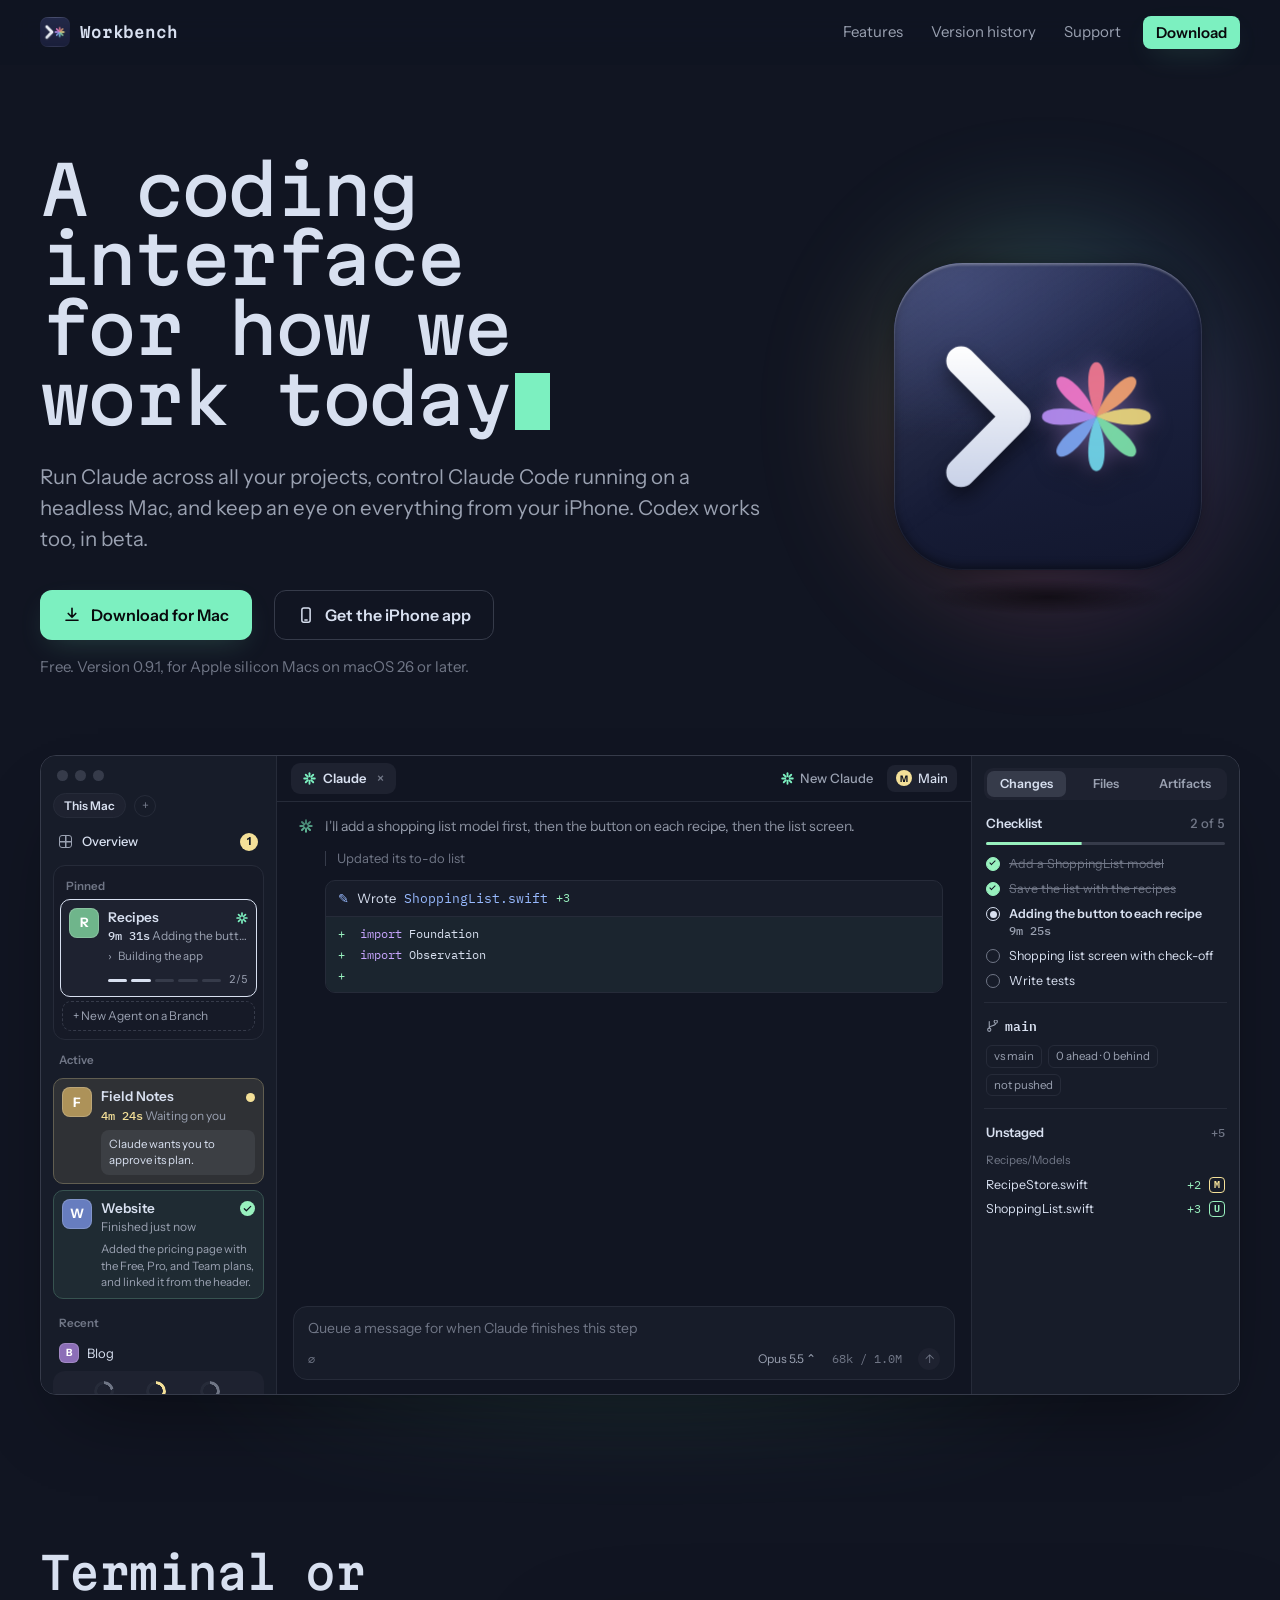
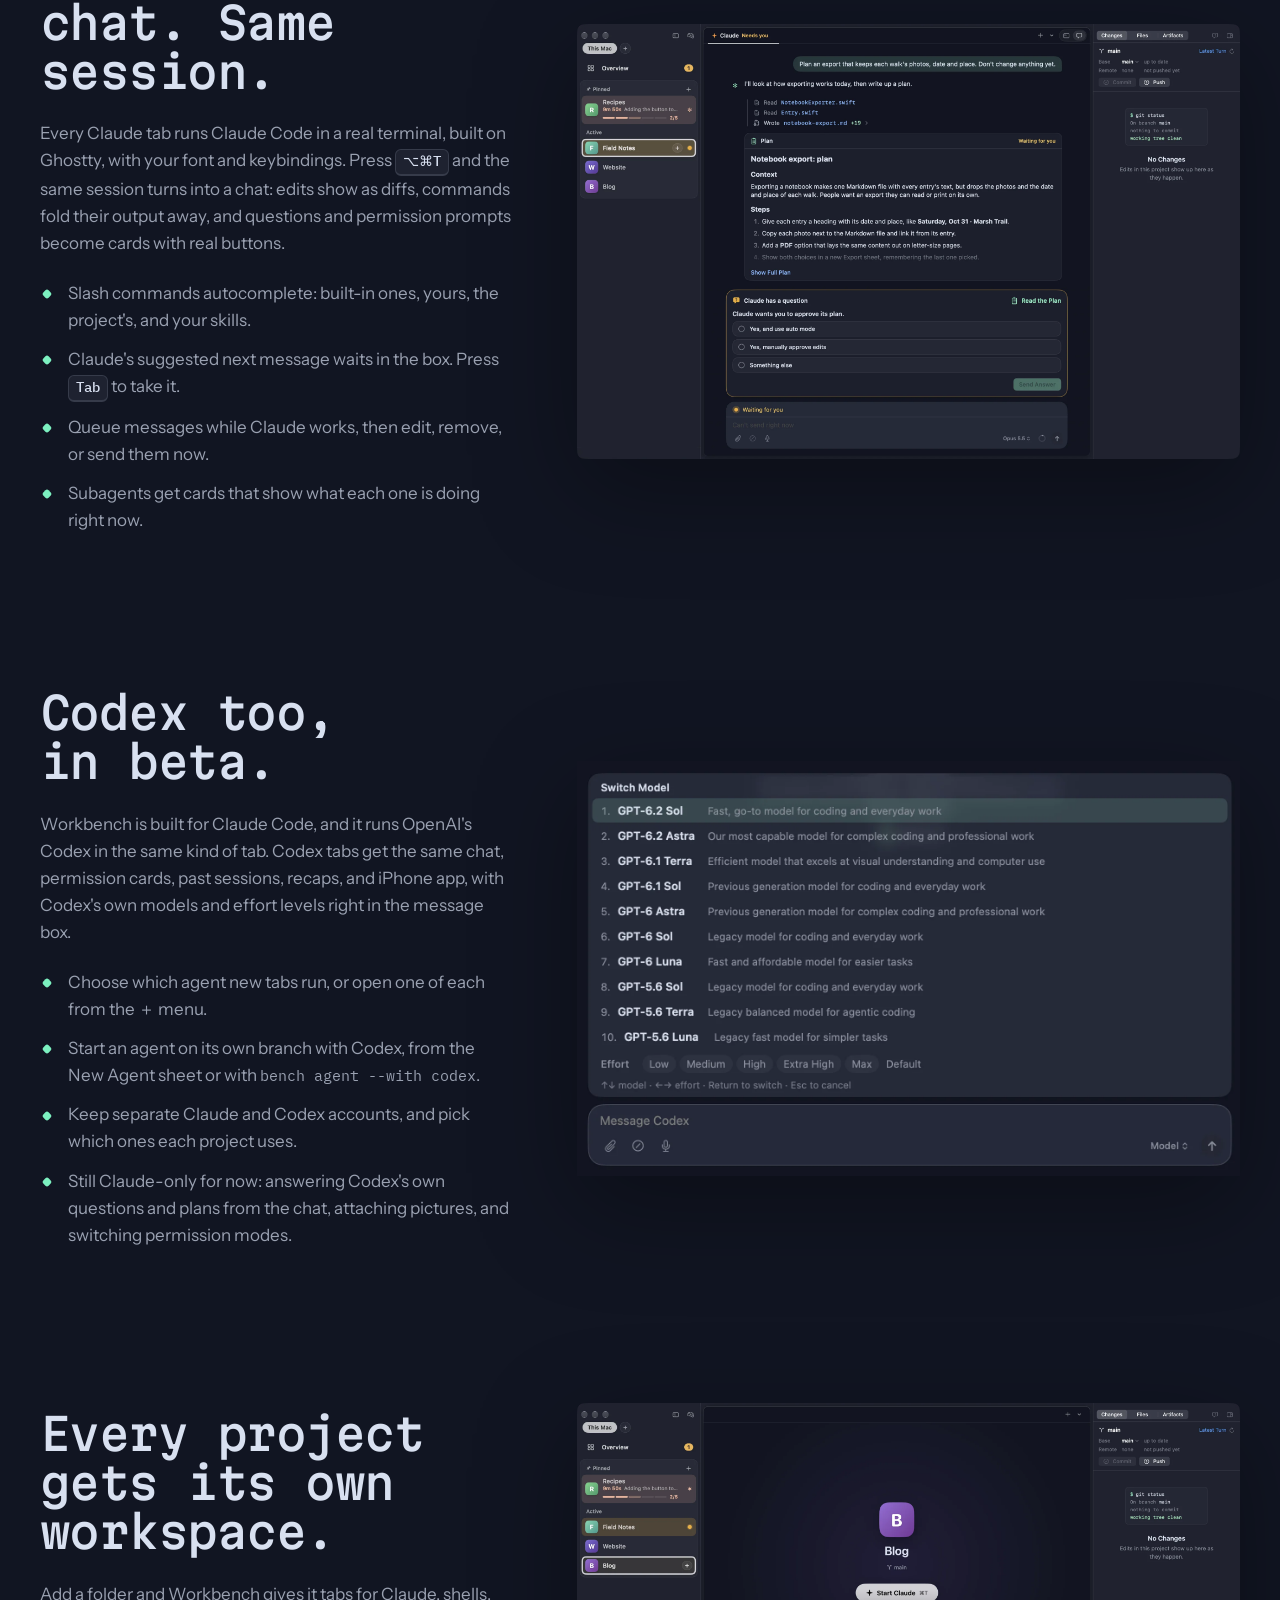
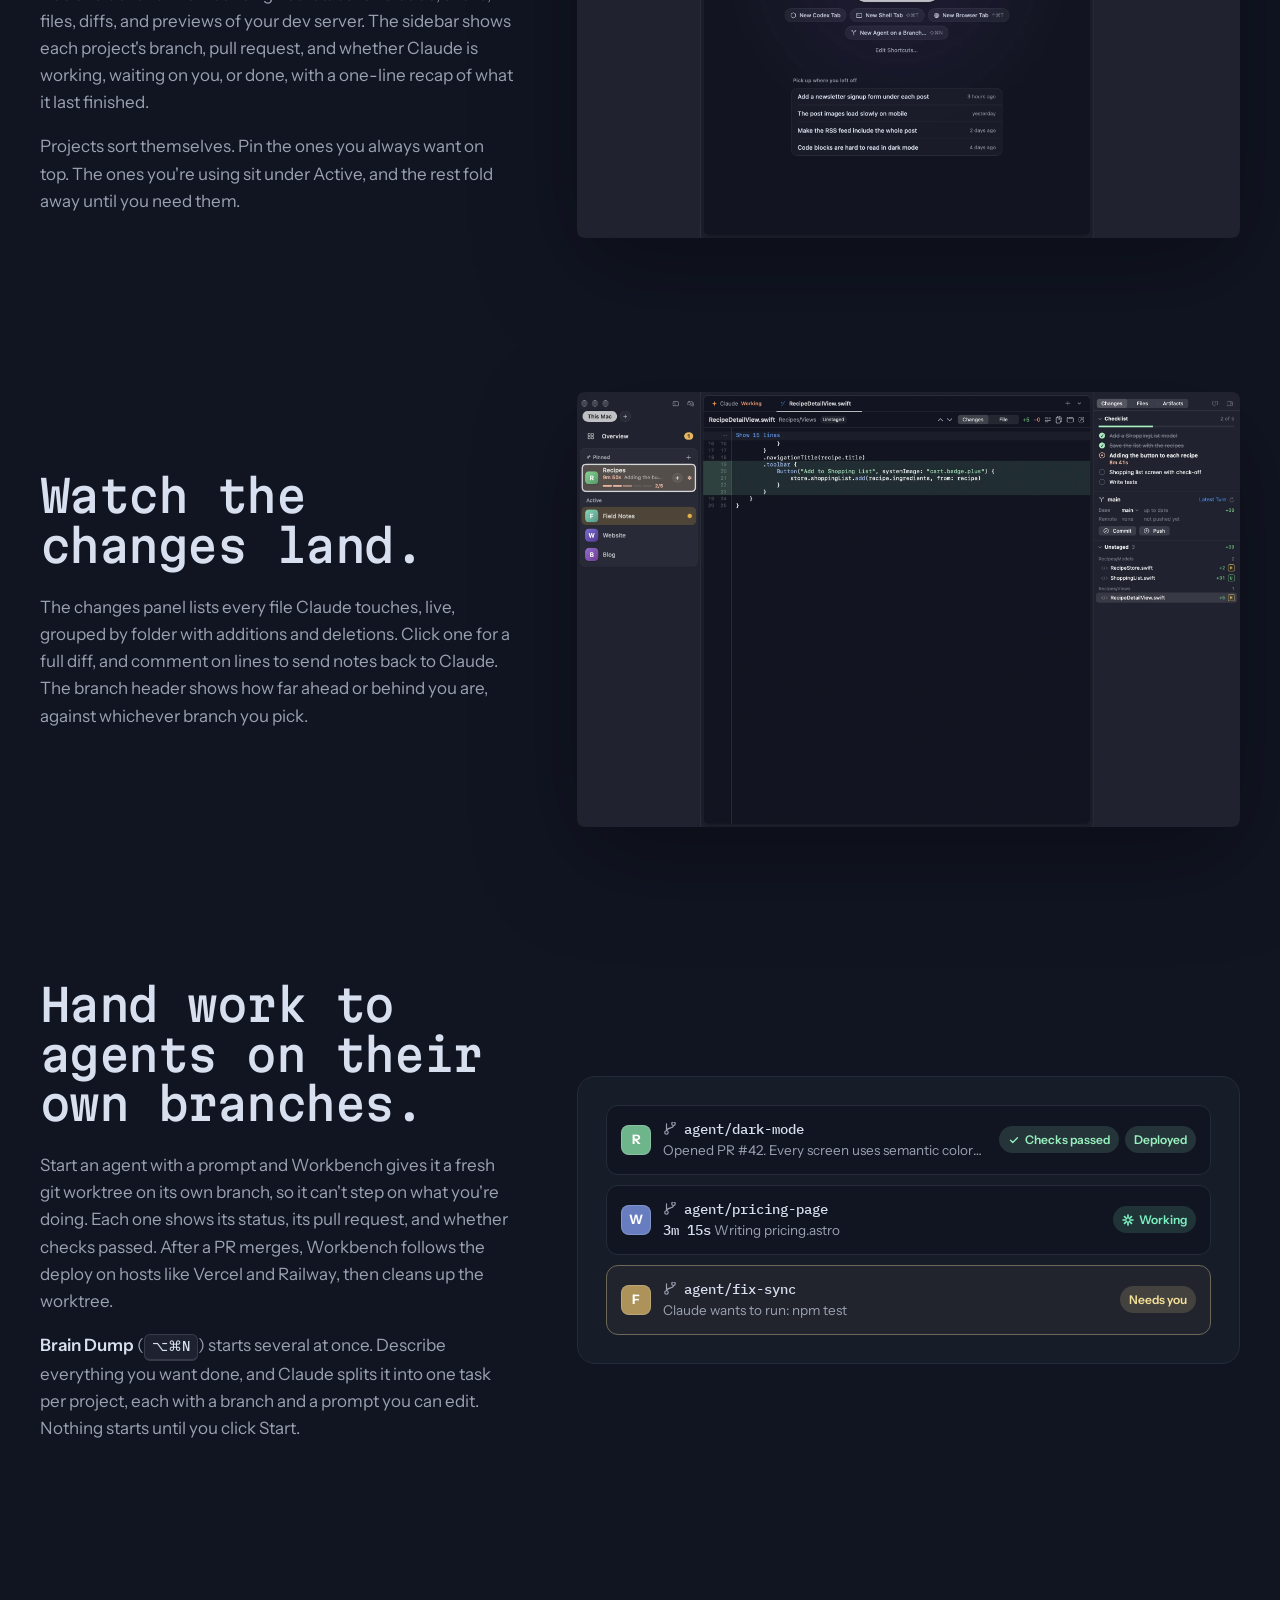
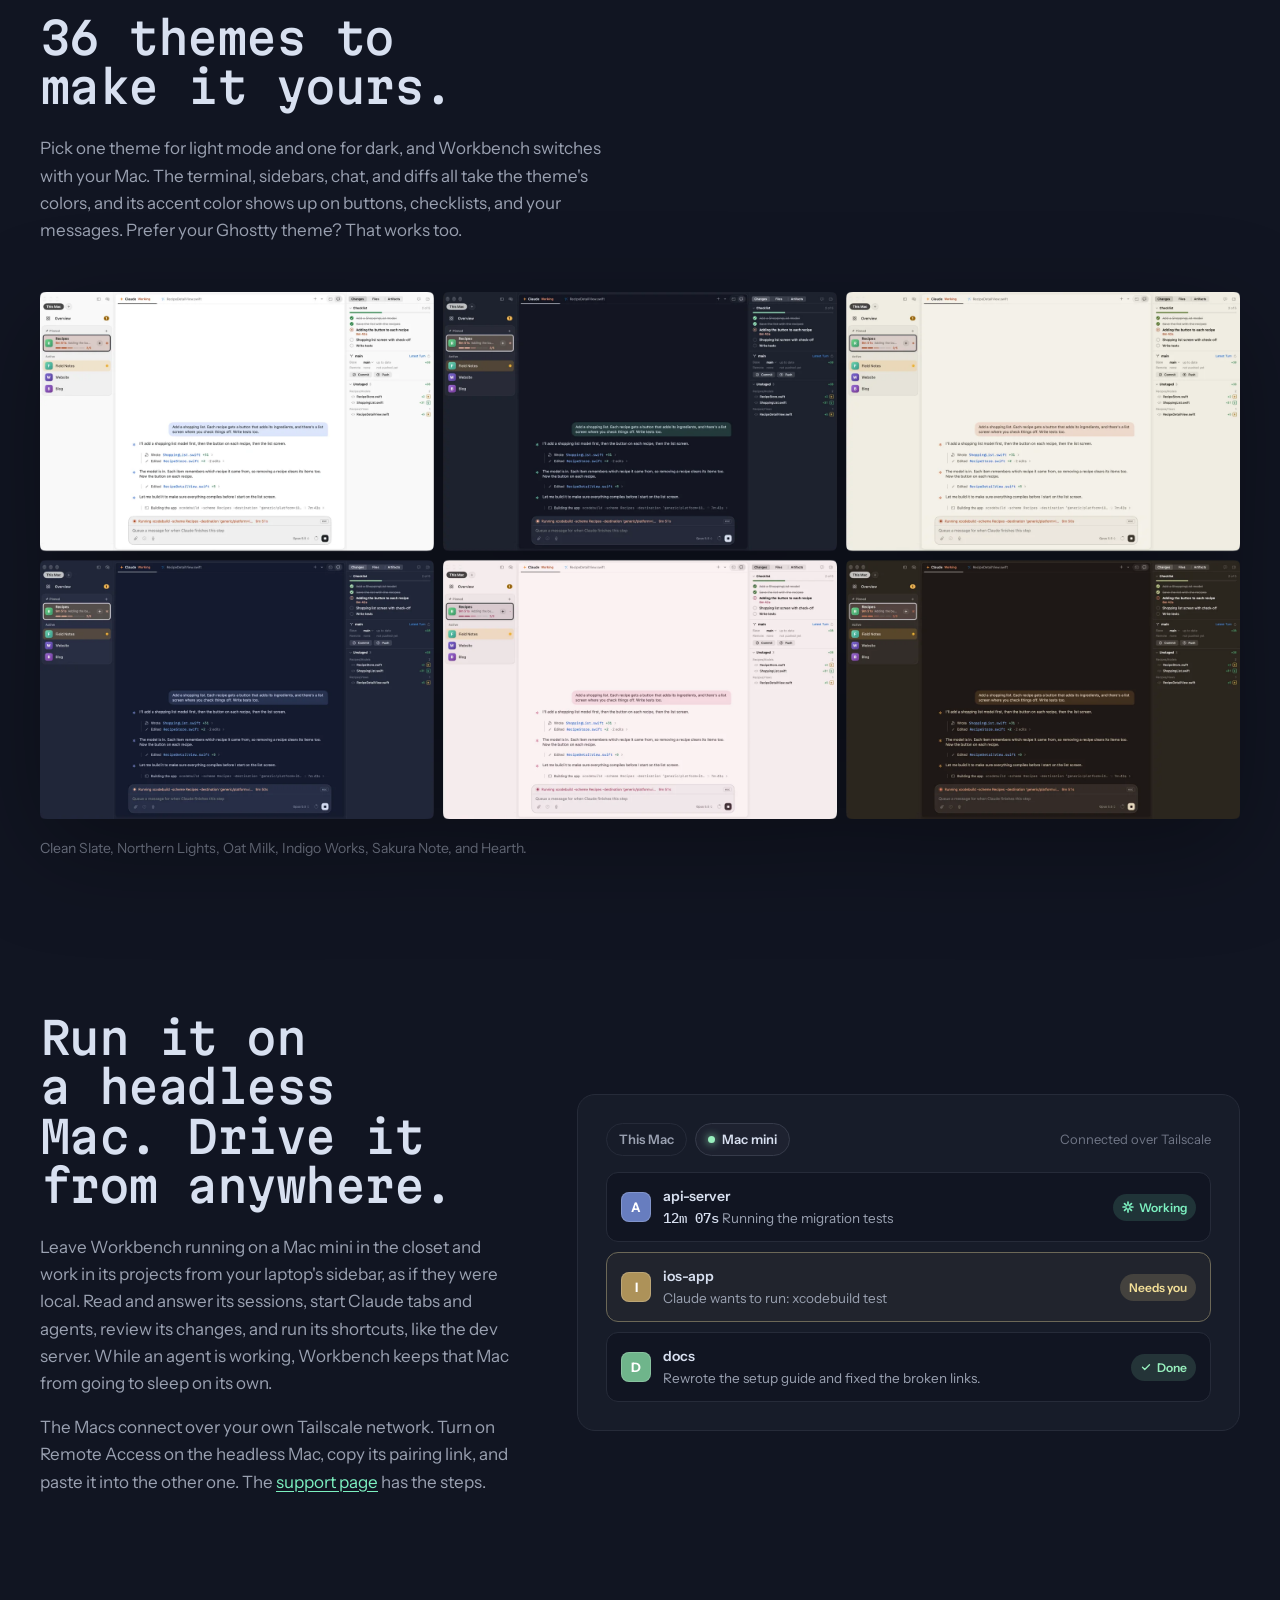
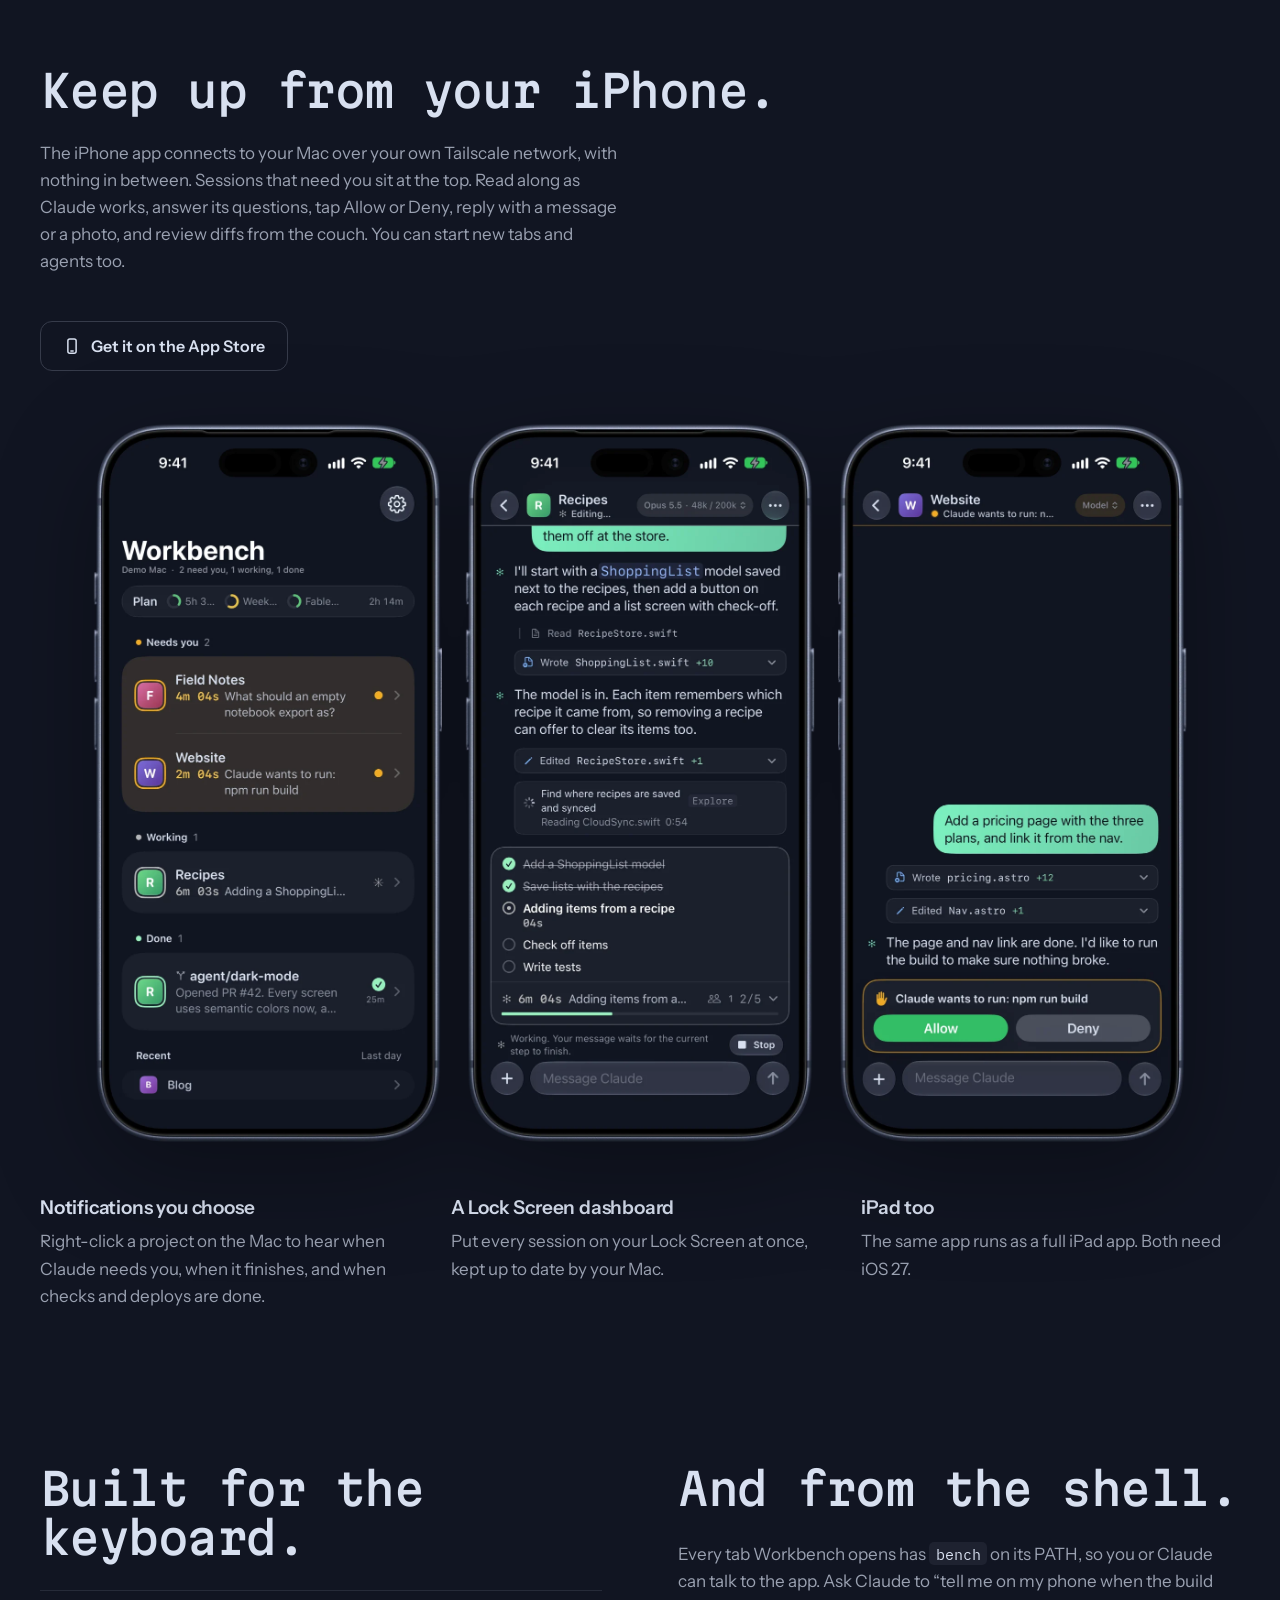
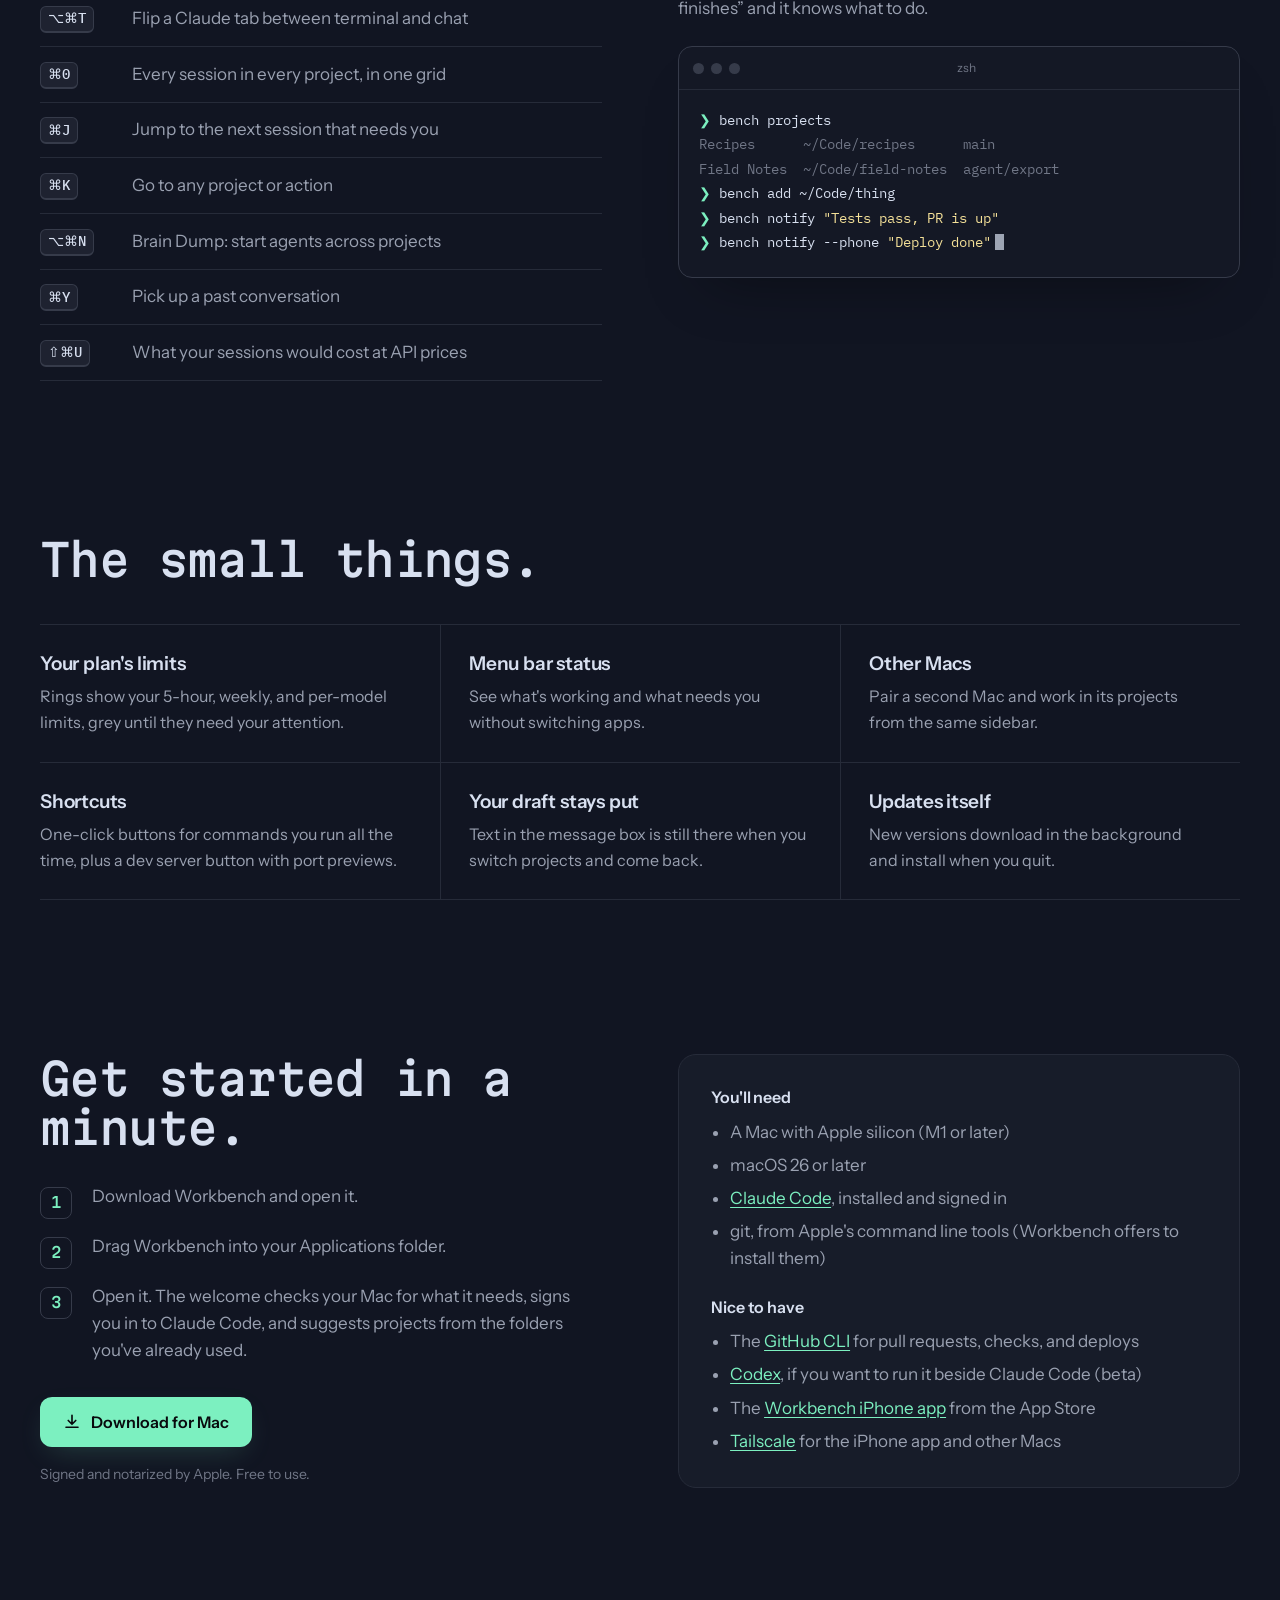
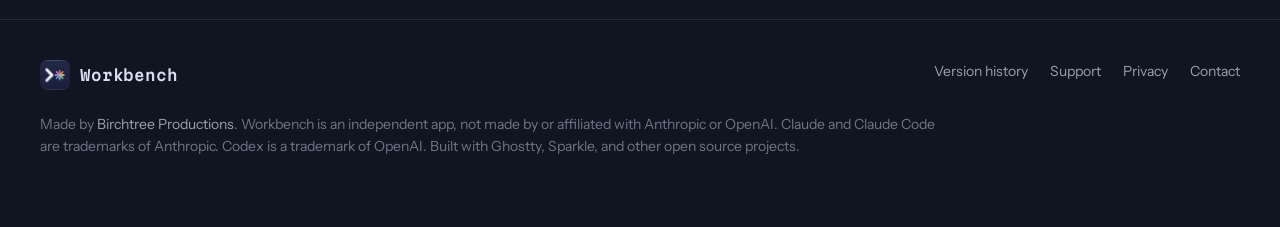
<file: index.html>
<!doctype html>
<html lang="en">
<head>
<meta charset="utf-8">
<meta name="viewport" content="width=device-width, initial-scale=1">
<title>Workbench for Claude Code</title>
<meta name="description" content="A free Mac app for running Claude Code across all your projects: terminal or chat in every tab, live diffs, agents on their own branches, 36 themes, and an iPhone app to keep up from anywhere. Codex works too, in beta.">
<meta name="theme-color" content="#111522">
<meta property="og:title" content="Workbench for Claude Code">
<meta property="og:description" content="Run Claude across all your projects, control Claude Code running on a headless Mac, and keep an eye on everything from your iPhone.">
<meta property="og:image" content="assets/img/mac-chat.webp">
<link rel="icon" type="image/png" href="assets/img/favicon.png">
<link rel="apple-touch-icon" href="assets/img/apple-touch-icon.png">
<link rel="preconnect" href="https://fonts.googleapis.com">
<link rel="preconnect" href="https://fonts.gstatic.com" crossorigin>
<link rel="stylesheet" href="https://fonts.googleapis.com/css2?family=Instrument+Sans:wght@400;500;600&family=IBM+Plex+Mono:wght@400;500&family=Martian+Mono:wdth,wght@75..112.5,300..700&display=swap">
<link rel="stylesheet" href="assets/site.css">
<link rel="stylesheet" href="assets/home.css">
<script src="assets/site.js"></script>
<script src="assets/home.js" defer></script>
</head>
<body>
<svg width="0" height="0" style="position:absolute" aria-hidden="true">
  <symbol id="spark" viewBox="-12 -12 24 24">
    <g>
      <rect x="-1.7" y="-11.5" width="3.4" height="9" rx="1.7"/>
      <rect x="-1.7" y="-11.5" width="3.4" height="9" rx="1.7" transform="rotate(45)"/>
      <rect x="-1.7" y="-11.5" width="3.4" height="9" rx="1.7" transform="rotate(90)"/>
      <rect x="-1.7" y="-11.5" width="3.4" height="9" rx="1.7" transform="rotate(135)"/>
      <rect x="-1.7" y="-11.5" width="3.4" height="9" rx="1.7" transform="rotate(180)"/>
      <rect x="-1.7" y="-11.5" width="3.4" height="9" rx="1.7" transform="rotate(225)"/>
      <rect x="-1.7" y="-11.5" width="3.4" height="9" rx="1.7" transform="rotate(270)"/>
      <rect x="-1.7" y="-11.5" width="3.4" height="9" rx="1.7" transform="rotate(315)"/>
    </g>
  </symbol>
  <symbol id="download" viewBox="0 0 24 24"><path d="M12 3v12m0 0-5-5m5 5 5-5M4 19h16" fill="none" stroke="currentColor" stroke-width="2.2" stroke-linecap="round" stroke-linejoin="round"/></symbol>
  <symbol id="phone" viewBox="0 0 24 24"><rect x="6.5" y="2.5" width="11" height="19" rx="2.6" fill="none" stroke="currentColor" stroke-width="2"/><path d="M10.5 18.5h3" stroke="currentColor" stroke-width="2" stroke-linecap="round"/></symbol>
  <symbol id="branch" viewBox="0 0 24 24"><path d="M6 3v12M6 15a3 3 0 1 0 0 6 3 3 0 0 0 0-6Zm12-9a3 3 0 1 0 0-6 3 3 0 0 0 0 6Zm0 0c0 6-12 3-12 9" fill="none" stroke="currentColor" stroke-width="2" stroke-linecap="round"/></symbol>
  <symbol id="check" viewBox="0 0 24 24"><path d="m5 12.5 4.5 4.5L19 7.5" fill="none" stroke="currentColor" stroke-width="2.6" stroke-linecap="round" stroke-linejoin="round"/></symbol>
</svg>

<a class="skip" href="#main">Skip to content</a>

<header class="site-header">
  <div class="wrap">
    <a class="brand" href="./"><img src="assets/img/app-icon.webp" alt="" width="30" height="30"><span>Workbench</span></a>
    <nav class="nav" aria-label="Main">
      <a class="nav-hide" href="#features">Features</a>
      <a href="releases.html">Version history</a>
      <a class="nav-hide" href="support.html">Support</a>
      <a class="btn btn-primary btn-small" data-download href="https://github.com/mattbirchler/bench-releases/releases/latest/download/Workbench.dmg">Download</a>
    </nav>
  </div>
</header>

<main id="main">

<!-- ================= Hero ================= -->
<section class="hero">
  <div class="wrap hero-grid">
    <div class="hero-copy">
      <h1 class="display hero-title">A coding interface for how we work today<span class="caret" aria-hidden="true"></span></h1>
      <p class="lede">Run Claude across all your projects, control Claude Code running on a headless Mac, and keep an eye on everything from your iPhone. Codex works too, in beta.</p>
      <div class="hero-cta">
        <a class="btn btn-primary" data-download href="https://github.com/mattbirchler/bench-releases/releases/latest/download/Workbench.dmg">
          <svg aria-hidden="true"><use href="#download"/></svg>Download for Mac
        </a>
        <a class="btn btn-ghost" href="https://apps.apple.com/us/app/workbench-manage-your-agents/id6827762868">
          <svg aria-hidden="true"><use href="#phone"/></svg>Get the iPhone app
        </a>
        <p class="hero-meta">Free. <span class="ver">Version <span data-latest-version>0.9.1</span>,</span> for Apple silicon Macs on macOS&nbsp;26 or later.</p>
      </div>
    </div>

    <div class="icon3d" aria-hidden="true">
      <div class="i3-aura"></div>
      <div class="i3-shadow"></div>
      <div class="i3-float">
        <div class="i3-spin">
          <div class="i3-obj">
            <i class="i3-edge" style="--i:1"></i><i class="i3-edge" style="--i:2"></i><i class="i3-edge" style="--i:3"></i><i class="i3-edge" style="--i:4"></i><i class="i3-edge" style="--i:5"></i><i class="i3-edge" style="--i:6"></i><i class="i3-edge" style="--i:7"></i><i class="i3-edge" style="--i:8"></i><i class="i3-edge" style="--i:9"></i><i class="i3-edge" style="--i:10"></i><i class="i3-edge" style="--i:11"></i><i class="i3-edge" style="--i:12"></i><i class="i3-edge" style="--i:13"></i><i class="i3-edge" style="--i:14"></i>
            <div class="i3-face"></div>
            <svg class="i3-layer i3-prompt" viewBox="0 0 1024 1024"><path d="M263.128,296.247 L443.128,478.247 A48,48 0 0 1 443.128,545.753 L263.128,727.753 A48,48 0 0 1 194.872,660.247 L341.480,512 L194.872,363.753 A48,48 0 0 1 263.128,296.247 Z" fill="url(#i3-prompt-fill)"/><defs><linearGradient id="i3-prompt-fill" x1="0" y1="0" x2="0" y2="1"><stop offset="0" stop-color="#FFFFFF"/><stop offset="1" stop-color="#C9D2E8"/></linearGradient></defs></svg>
            <svg class="i3-layer i3-glyph" viewBox="0 0 1024 1024">
              <path d="M669.0,512.0 C704.0,442.0 704.0,337.0 669.0,337.0 C634.0,337.0 634.0,442.0 669.0,512.0Z" fill="#F07890"/>
              <path d="M669.0,512.0 C743.2,487.3 817.5,413.0 792.7,388.3 C768.0,363.5 693.7,437.8 669.0,512.0Z" fill="#F0A070"/>
              <path d="M669.0,512.0 C739.0,547.0 844.0,547.0 844.0,512.0 C844.0,477.0 739.0,477.0 669.0,512.0Z" fill="#E8D47C"/>
              <path d="M669.0,512.0 C693.7,586.2 768.0,660.5 792.7,635.7 C817.5,611.0 743.2,536.7 669.0,512.0Z" fill="#7CE0A8"/>
              <path d="M669.0,512.0 C634.0,582.0 634.0,687.0 669.0,687.0 C704.0,687.0 704.0,582.0 669.0,512.0Z" fill="#70D4E8"/>
              <path d="M669.0,512.0 C594.8,536.7 520.5,611.0 545.3,635.7 C570.0,660.5 644.3,586.2 669.0,512.0Z" fill="#7CA4F0"/>
              <path d="M669.0,512.0 C599.0,477.0 494.0,477.0 494.0,512.0 C494.0,547.0 599.0,547.0 669.0,512.0Z" fill="#B48CF0"/>
              <path d="M669.0,512.0 C644.3,437.8 570.0,363.5 545.3,388.3 C520.5,413.0 594.8,487.3 669.0,512.0Z" fill="#F078C8"/>
            </svg>
            <div class="i3-gloss"></div>
          </div>
        </div>
      </div>
    </div>
  </div>

  <div class="wrap stage">
    <div class="aw" role="img" aria-label="The Workbench window: a sidebar of projects where Recipes is working, Field Notes is waiting on you, and Website is done; Claude's chat writing ShoppingList.swift with diffs shown inline; and a checklist and changed files on the right.">
      <div class="aw-glow" aria-hidden="true"></div>
      <div class="aw-frame" aria-hidden="true">
        <!-- Sidebar -->
        <aside class="aw-side">
          <div class="aw-lights"><i></i><i></i><i></i></div>
          <div class="aw-row"><span class="aw-pill">This Mac</span><span class="aw-plus">+</span></div>
          <div class="aw-overview"><span class="aw-grid"></span>Overview<span class="aw-badge">1</span></div>
          <div class="aw-section">
            <div class="aw-label">Pinned</div>
            <div class="aw-proj is-working is-selected">
              <span class="aw-av av-green">R</span>
              <div class="aw-proj-body">
                <div class="aw-proj-name">Recipes<svg class="spark spin"><use href="#spark"/></svg></div>
                <div class="aw-proj-line"><b class="t-time" data-timer="568">9m 28s</b> Adding the button to…</div>
                <div class="aw-sub">Building the app</div>
                <div class="aw-progress"><i class="on"></i><i class="on"></i><i data-step="3"></i><i></i><i></i><span data-progress>2/5</span></div>
              </div>
            </div>
            <div class="aw-newagent">+ New Agent on a Branch</div>
          </div>
          <div class="aw-label">Active</div>
          <div class="aw-proj is-waiting">
            <span class="aw-av av-yellow">F</span>
            <div class="aw-proj-body">
              <div class="aw-proj-name">Field Notes<span class="dot"></span></div>
              <div class="aw-proj-line"><b class="t-time" data-timer="261">4m 21s</b> Waiting on you</div>
              <div class="aw-bubble">Claude wants you to approve its plan.</div>
            </div>
          </div>
          <div class="aw-proj is-done">
            <span class="aw-av av-blue">W</span>
            <div class="aw-proj-body">
              <div class="aw-proj-name">Website<svg class="tick"><use href="#check"/></svg></div>
              <div class="aw-proj-line">Finished just now</div>
              <div class="aw-recap">Added the pricing page with the Free, Pro, and Team plans, and linked it from the header.</div>
            </div>
          </div>
          <div class="aw-label aw-recent">Recent</div>
          <div class="aw-mini"><span class="aw-av av-magenta">B</span>Blog</div>
          <div class="aw-rings"><span><i class="ring r1"></i>CPU</span><span><i class="ring r2"></i>Memory</span><span><i class="ring r3"></i>Week</span></div>
        </aside>

        <!-- Chat -->
        <div class="aw-main">
          <div class="aw-tabs">
            <span class="aw-tab"><svg class="spark"><use href="#spark"/></svg>Claude<span class="x">×</span></span>
            <span class="aw-tabs-right"><span class="aw-newclaude"><svg class="spark"><use href="#spark"/></svg>New Claude</span><span class="aw-branchpill"><i>M</i>Main</span></span>
          </div>
          <div class="aw-chat">
            <div class="aw-scroll" data-chat>
              <div class="aw-msg"><svg class="spark"><use href="#spark"/></svg><p>I'll add a shopping list model first, then the button on each recipe, then the list screen.</p></div>
              <div class="aw-tool">Updated its to-do list</div>
              <div class="aw-card" data-step="diff1">
                <div class="aw-card-head"><span class="ico">✎</span>Wrote <code>ShoppingList.swift</code> <em data-count="diff1">+0</em></div>
                <pre class="aw-code" data-lines="diff1"><span><i>+</i><k>import</k> Foundation</span><span><i>+</i><k>import</k> Observation</span><span><i>+</i></span><span><i>+</i><c>/// Ingredients to buy, each remembering the recipe it came from.</c></span><span><i>+</i><z>@Observable</z></span><span><i>+</i><k>final class</k> <t>ShoppingList</t> {</span><span><i>+</i>    <k>struct</k> <t>Item</t>: <t>Identifiable</t>, <t>Codable</t>, <t>Hashable</t> {</span><span><i>+</i>        <k>var</k> id = <t>UUID</t>()</span></pre>
                <div class="aw-more" data-more>23 more lines</div>
              </div>
              <div class="aw-msg" data-step="msg2"><svg class="spark"><use href="#spark"/></svg><p>The model is in. Each item remembers which recipe it came from, so removing a recipe clears its items too. Now the button on each recipe.</p></div>
              <div class="aw-card" data-step="diff2">
                <div class="aw-card-head"><span class="ico">✎</span>Edited <code>RecipeDetailView.swift</code> <em data-count="diff2">+0</em></div>
                <pre class="aw-code" data-lines="diff2"><span><i>+</i>        .toolbar {</span><span><i>+</i>            <t>Button</t>(<v>"Add to Shopping List"</v>, systemImage: <v>"cart.badge.plus"</v>) {</span><span><i>+</i>                store.shoppingList.add(recipe.ingredients, from: recipe)</span><span><i>+</i>            }</span><span><i>+</i>        }</span></pre>
              </div>
              <div class="aw-msg" data-step="msg3"><svg class="spark"><use href="#spark"/></svg><p>Let me build it to make sure everything compiles before I start on the list screen.</p></div>
              <div class="aw-cmd" data-step="cmd"><span class="ico">▤</span><code>xcodebuild -scheme Recipes -destination 'generic/platform=iOS Simulator'</code><span class="aw-status" data-cmd-status><svg class="spark spin"><use href="#spark"/></svg>Running</span></div>
            </div>
          </div>
          <div class="aw-composer">
            <div class="aw-input">Queue a message for when Claude finishes this step</div>
            <div class="aw-composer-row"><span class="aw-icons">⌀</span><span class="aw-model">Opus 5.5 ⌃</span><span class="aw-ctx">68k / 1.0M</span><span class="aw-send">↑</span></div>
          </div>
        </div>

        <!-- Changes -->
        <aside class="aw-right">
          <div class="aw-seg"><span class="on">Changes</span><span>Files</span><span>Artifacts</span></div>
          <div class="aw-block">
            <div class="aw-head">Checklist<span data-check-count>2 of 5</span></div>
            <div class="aw-bar"><i data-check-bar></i></div>
            <ul class="aw-checks">
              <li class="done"><b></b>Add a ShoppingList model</li>
              <li class="done"><b></b>Save the list with the recipes</li>
              <li class="active" data-check="3"><b></b><span>Adding the button to each recipe<small class="t-time" data-timer="562">9m 22s</small></span></li>
              <li data-check="4"><b></b><span>Shopping list screen with check-off</span></li>
              <li><b></b>Write tests</li>
            </ul>
          </div>
          <div class="aw-block">
            <div class="aw-head"><span class="aw-branch"><svg><use href="#branch"/></svg>main</span></div>
            <div class="aw-vs"><span>vs main</span><span>0 ahead · 0 behind</span><span class="aw-np">not pushed</span></div>
          </div>
          <div class="aw-block">
            <div class="aw-head">Unstaged <span class="aw-total" data-total>+33</span></div>
            <div class="aw-folder">Recipes/Models</div>
            <div class="aw-file"><span>RecipeStore.swift</span><em>+2</em><b class="m">M</b></div>
            <div class="aw-file" data-file="diff1"><span>ShoppingList.swift</span><em data-count="diff1">+31</em><b class="u">U</b></div>
            <div class="aw-folder" data-file="diff2">Recipes/Views</div>
            <div class="aw-file" data-file="diff2"><span>RecipeDetailView.swift</span><em data-count="diff2">+5</em><b class="m">M</b></div>
          </div>
        </aside>
      </div>
    </div>
  </div>
</section>

<!-- ================= Features ================= -->
<div id="features">

<section class="feature">
  <div class="wrap feature-grid">
    <div class="feature-text">
      <h2 class="display">Terminal or chat. Same session.</h2>
      <p>Every Claude tab runs Claude Code in a real terminal, built on Ghostty, with your font and keybindings. Press <kbd>⌥⌘T</kbd> and the same session turns into a chat: edits show as diffs, commands fold their output away, and questions and permission prompts become cards with real buttons.</p>
      <ul class="ticks">
        <li>Slash commands autocomplete: built-in ones, yours, the project's, and your skills.</li>
        <li>Claude's suggested next message waits in the box. Press <kbd>Tab</kbd> to take it.</li>
        <li>Queue messages while Claude works, then edit, remove, or send them now.</li>
        <li>Subagents get cards that show what each one is doing right now.</li>
      </ul>
    </div>
    <figure class="feature-media">
      <img class="shot" src="assets/img/mac-plan.webp" alt="A Claude tab in chat view showing Claude's plan for a notebook export, with a question card asking you to approve it and buttons for each answer" width="2400" height="1576" loading="lazy">
    </figure>
  </div>
</section>

<section class="feature">
  <div class="wrap feature-grid">
    <div class="feature-text">
      <h2 class="display">Codex too, in beta.</h2>
      <p>Workbench is built for Claude Code, and it runs OpenAI's Codex in the same kind of tab. Codex tabs get the same chat, permission cards, past sessions, recaps, and iPhone app, with Codex's own models and effort levels right in the message box.</p>
      <ul class="ticks">
        <li>Choose which agent new tabs run, or open one of each from the ＋ menu.</li>
        <li>Start an agent on its own branch with Codex, from the New Agent sheet or with <code>bench agent --with codex</code>.</li>
        <li>Keep separate Claude and Codex accounts, and pick which ones each project uses.</li>
        <li>Still Claude-only for now: answering Codex's own questions and plans from the chat, attaching pictures, and switching permission modes.</li>
      </ul>
    </div>
    <figure class="feature-media">
      <img class="shot" src="assets/img/codex-model-picker.webp" alt="The Switch Model list above a Codex message box, listing ten Codex models with a one-line description each, and effort levels from Low to Max underneath" width="1532" height="958" loading="lazy">
    </figure>
  </div>
</section>

<section class="feature">
  <div class="wrap feature-grid">
    <div class="feature-text">
      <h2 class="display">Every project gets its own workspace.</h2>
      <p>Add a folder and Workbench gives it tabs for Claude, shells, files, diffs, and previews of your dev server. The sidebar shows each project's branch, pull request, and whether Claude is working, waiting on you, or done, with a one-line recap of what it last finished.</p>
      <p>Projects sort themselves. Pin the ones you always want on top. The ones you're using sit under Active, and the rest fold away until you need them.</p>
    </div>
    <figure class="feature-media">
      <img class="shot" src="assets/img/mac-start.webp" alt="A project's start page in Workbench with a Start Claude button, buttons for a new Codex, shell or browser tab and an agent on a branch, and four recent conversations" width="2400" height="1576" loading="lazy">
    </figure>
  </div>
</section>

<section class="feature">
  <div class="wrap feature-grid">
    <div class="feature-text">
      <h2 class="display">Watch the changes land.</h2>
      <p>The changes panel lists every file Claude touches, live, grouped by folder with additions and deletions. Click one for a full diff, and comment on lines to send notes back to Claude. The branch header shows how far ahead or behind you are, against whichever branch you pick.</p>
    </div>
    <figure class="feature-media">
      <img class="shot" src="assets/img/mac-diff.webp" alt="A diff tab showing the lines Claude added to RecipeDetailView.swift, next to the checklist and the changes panel" width="2400" height="1576" loading="lazy">
    </figure>
  </div>
</section>

<section class="feature">
  <div class="wrap feature-grid">
    <div class="feature-text">
      <h2 class="display">Hand work to agents on their own branches.</h2>
      <p>Start an agent with a prompt and Workbench gives it a fresh git worktree on its own branch, so it can't step on what you're doing. Each one shows its status, its pull request, and whether checks passed. After a PR merges, Workbench follows the deploy on hosts like Vercel and Railway, then cleans up the worktree.</p>
      <p><strong>Brain Dump</strong> (<kbd>⌥⌘N</kbd>) starts several at once. Describe everything you want done, and Claude splits it into one task per project, each with a branch and a prompt you can edit. Nothing starts until you click Start.</p>
    </div>
    <figure class="feature-media">
      <div class="agents" aria-label="Three agents in the sidebar: agent/dark-mode opened PR #42 with checks passed and deployed; agent/pricing-page is working; agent/fix-sync is waiting on you" role="img">
        <div class="agent is-done">
          <span class="aw-av av-green">R</span>
          <div><div class="agent-name"><svg><use href="#branch"/></svg>agent/dark-mode</div><div class="agent-line">Opened PR #42. Every screen uses semantic colors now.</div></div>
          <div class="agent-tags"><span class="tag ok"><svg><use href="#check"/></svg>Checks passed</span><span class="tag ok">Deployed</span></div>
        </div>
        <div class="agent is-working">
          <span class="aw-av av-blue">W</span>
          <div><div class="agent-name"><svg><use href="#branch"/></svg>agent/pricing-page</div><div class="agent-line"><b class="t-time" data-timer="192">3m 12s</b> Writing pricing.astro</div></div>
          <div class="agent-tags"><span class="tag work"><svg class="spark spin"><use href="#spark"/></svg>Working</span></div>
        </div>
        <div class="agent is-waiting">
          <span class="aw-av av-yellow">F</span>
          <div><div class="agent-name"><svg><use href="#branch"/></svg>agent/fix-sync</div><div class="agent-line">Claude wants to run: npm test</div></div>
          <div class="agent-tags"><span class="tag wait">Needs you</span></div>
        </div>
      </div>
    </figure>
  </div>
</section>

<section class="feature themes-feature">
  <div class="wrap">
    <div class="feature-text wide">
      <h2 class="display">36 themes to make it yours.</h2>
      <p>Pick one theme for light mode and one for dark, and Workbench switches with your Mac. The terminal, sidebars, chat, and diffs all take the theme's colors, and its accent color shows up on buttons, checklists, and your messages. Prefer your Ghostty theme? That works too.</p>
    </div>
    <figure class="themes-media">
      <img class="shot" src="assets/img/themes.webp" alt="The same Workbench window in six of its themes: Clean Slate, Northern Lights, Oat Milk, Indigo Works, Sakura Note, and Hearth" width="3048" height="1338" loading="lazy">
      <figcaption>Clean Slate, Northern Lights, Oat Milk, Indigo Works, Sakura Note, and Hearth.</figcaption>
    </figure>
  </div>
</section>

<section class="feature" id="headless">
  <div class="wrap feature-grid">
    <div class="feature-text">
      <h2 class="display">Run it on a headless Mac. Drive it from anywhere.</h2>
      <p>Leave Workbench running on a Mac mini in the closet and work in its projects from your laptop's sidebar, as if they were local. Read and answer its sessions, start Claude tabs and agents, review its changes, and run its shortcuts, like the dev server. While an agent is working, Workbench keeps that Mac from going to sleep on its own.</p>
      <p>The Macs connect over your own Tailscale network. Turn on Remote Access on the headless Mac, copy its pairing link, and paste it into the other one. The <a class="inline-link" href="support.html#using-another-mac">support page</a> has the steps.</p>
    </div>
    <figure class="feature-media">
      <div class="agents remote" role="img" aria-label="The Workbench sidebar on a laptop, switched to a Mac mini over Tailscale: api-server is working on migration tests, ios-app is waiting for permission to run xcodebuild test, and docs is done.">
        <div class="remote-bar" aria-hidden="true">
          <span class="remote-pill">This Mac</span>
          <span class="remote-pill on"><i></i>Mac mini</span>
          <span class="remote-note">Connected over Tailscale</span>
        </div>
        <div class="agent is-working" aria-hidden="true">
          <span class="aw-av av-blue">A</span>
          <div><div class="agent-name">api-server</div><div class="agent-line"><b class="t-time" data-timer="724">12m 04s</b> Running the migration tests</div></div>
          <div class="agent-tags"><span class="tag work"><svg class="spark spin"><use href="#spark"/></svg>Working</span></div>
        </div>
        <div class="agent is-waiting" aria-hidden="true">
          <span class="aw-av av-yellow">I</span>
          <div><div class="agent-name">ios-app</div><div class="agent-line">Claude wants to run: xcodebuild test</div></div>
          <div class="agent-tags"><span class="tag wait">Needs you</span></div>
        </div>
        <div class="agent is-done" aria-hidden="true">
          <span class="aw-av av-green">D</span>
          <div><div class="agent-name">docs</div><div class="agent-line">Rewrote the setup guide and fixed the broken links.</div></div>
          <div class="agent-tags"><span class="tag ok"><svg><use href="#check"/></svg>Done</span></div>
        </div>
      </div>
    </figure>
  </div>
</section>

<section class="feature phone">
  <div class="wrap">
    <div class="feature-text wide">
      <h2 class="display">Keep up from your iPhone.</h2>
      <p>The iPhone app connects to your Mac over your own Tailscale network, with nothing in between. Sessions that need you sit at the top. Read along as Claude works, answer its questions, tap Allow or Deny, reply with a message or a photo, and review diffs from the couch. You can start new tabs and agents too.</p>
      <a class="btn btn-ghost phone-cta" href="https://apps.apple.com/us/app/workbench-manage-your-agents/id6827762868">
        <svg aria-hidden="true"><use href="#phone"/></svg>Get it on the App Store
      </a>
    </div>
    <figure class="phone-media">
      <img src="assets/img/iphone.webp" alt="The Workbench iPhone app: a project list with sessions that need you, are working, and are done; a working session with its checklist; and a permission prompt with Allow and Deny" width="2400" height="1589" loading="lazy">
    </figure>
    <ul class="phone-points">
      <li><h3>Notifications you choose</h3><p>Right-click a project on the Mac to hear when Claude needs you, when it finishes, and when checks and deploys are done.</p></li>
      <li><h3>A Lock Screen dashboard</h3><p>Put every session on your Lock Screen at once, kept up to date by your Mac.</p></li>
      <li><h3>iPad too</h3><p>The same app runs as a full iPad app. Both need iOS 27.</p></li>
    </ul>
  </div>
</section>

<section class="feature">
  <div class="wrap two-up">
    <div>
      <h2 class="display">Built for the keyboard.</h2>
      <dl class="keys">
        <div><dt><kbd>⌥⌘T</kbd></dt><dd>Flip a Claude tab between terminal and chat</dd></div>
        <div><dt><kbd>⌘0</kbd></dt><dd>Every session in every project, in one grid</dd></div>
        <div><dt><kbd>⌘J</kbd></dt><dd>Jump to the next session that needs you</dd></div>
        <div><dt><kbd>⌘K</kbd></dt><dd>Go to any project or action</dd></div>
        <div><dt><kbd>⌥⌘N</kbd></dt><dd>Brain Dump: start agents across projects</dd></div>
        <div><dt><kbd>⌘Y</kbd></dt><dd>Pick up a past conversation</dd></div>
        <div><dt><kbd>⇧⌘U</kbd></dt><dd>What your sessions would cost at API prices</dd></div>
      </dl>
    </div>
    <div>
      <h2 class="display">And from the shell.</h2>
      <p class="muted-p">Every tab Workbench opens has <code>bench</code> on its PATH, so you or Claude can talk to the app. Ask Claude to “tell me on my phone when the build finishes” and it knows what to do.</p>
      <div class="term" role="img" aria-label="Terminal examples of the bench command: bench projects, bench add, bench notify, and bench notify --phone">
        <div class="term-bar" aria-hidden="true"><i></i><i></i><i></i><span>zsh</span></div>
        <pre aria-hidden="true"><span class="p">❯</span> bench projects
<span class="o">Recipes      ~/Code/recipes      main
Field Notes  ~/Code/field-notes  agent/export</span>
<span class="p">❯</span> bench add ~/Code/thing
<span class="p">❯</span> bench notify <span class="s">"Tests pass, PR is up"</span>
<span class="p">❯</span> bench notify --phone <span class="s">"Deploy done"</span><span class="term-caret"></span></pre>
      </div>
    </div>
  </div>
</section>

<section class="feature">
  <div class="wrap">
    <h2 class="display small-things-title">The small things.</h2>
    <ul class="small-things">
      <li><h3>Your plan's limits</h3><p>Rings show your 5-hour, weekly, and per-model limits, grey until they need your attention.</p></li>
      <li><h3>Menu bar status</h3><p>See what's working and what needs you without switching apps.</p></li>
      <li><h3>Other Macs</h3><p>Pair a second Mac and work in its projects from the same sidebar.</p></li>
      <li><h3>Shortcuts</h3><p>One-click buttons for commands you run all the time, plus a dev server button with port previews.</p></li>
      <li><h3>Your draft stays put</h3><p>Text in the message box is still there when you switch projects and come back.</p></li>
      <li><h3>Updates itself</h3><p>New versions download in the background and install when you quit.</p></li>
    </ul>
  </div>
</section>

<section class="feature whats-new" data-whats-new hidden>
  <div class="wrap">
    <div class="release-card">
      <div>
        <h2 class="display">New in <span data-latest-version>0.9.1</span></h2>
        <p class="release-date" data-latest-date></p>
      </div>
      <ul class="release-heads" data-latest-heads></ul>
      <a class="btn btn-ghost" href="releases.html">Read the version history</a>
    </div>
  </div>
</section>

<section class="feature install" id="install">
  <div class="wrap two-up">
    <div>
      <h2 class="display">Get started in a minute.</h2>
      <ol class="steps">
        <li><span>Download Workbench and open it.</span></li>
        <li><span>Drag Workbench into your Applications folder.</span></li>
        <li><span>Open it. The welcome checks your Mac for what it needs, signs you in to Claude Code, and suggests projects from the folders you've already used.</span></li>
      </ol>
      <a class="btn btn-primary" data-download href="https://github.com/mattbirchler/bench-releases/releases/latest/download/Workbench.dmg">
        <svg aria-hidden="true"><use href="#download"/></svg>Download for Mac
      </a>
      <p class="fine">Signed and notarized by Apple. Free to use.</p>
    </div>
    <div class="reqs">
      <h3>You'll need</h3>
      <ul>
        <li>A Mac with Apple silicon (M1 or later)</li>
        <li>macOS 26 or later</li>
        <li><a href="https://claude.com/product/claude-code">Claude Code</a>, installed and signed in</li>
        <li>git, from Apple's command line tools (Workbench offers to install them)</li>
      </ul>
      <h3>Nice to have</h3>
      <ul>
        <li>The <a href="https://cli.github.com">GitHub CLI</a> for pull requests, checks, and deploys</li>
        <li><a href="https://developers.openai.com/codex/cli">Codex</a>, if you want to run it beside Claude Code (beta)</li>
        <li>The <a href="https://apps.apple.com/us/app/workbench-manage-your-agents/id6827762868">Workbench iPhone app</a> from the App Store</li>
        <li><a href="https://tailscale.com/download/mac">Tailscale</a> for the iPhone app and other Macs</li>
      </ul>
    </div>
  </div>
</section>

</div>
</main>

<footer class="site-footer">
  <div class="wrap">
    <a class="brand" href="./"><img src="assets/img/app-icon.webp" alt="" width="30" height="30"><span>Workbench</span></a>
    <nav aria-label="Footer">
      <a href="releases.html">Version history</a>
      <a href="support.html">Support</a>
      <a href="privacy.html">Privacy</a>
      <a href="mailto:matt@birchtree.me">Contact</a>
    </nav>
    <p class="legal">Made by <a href="https://birchtree.productions">Birchtree Productions</a>. Workbench is an independent app, not made by or affiliated with Anthropic or OpenAI. Claude and Claude Code are trademarks of Anthropic. Codex is a trademark of OpenAI. Built with Ghostty, Sparkle, and other open source projects.</p>
  </div>
</footer>
</body>
</html>
</file>
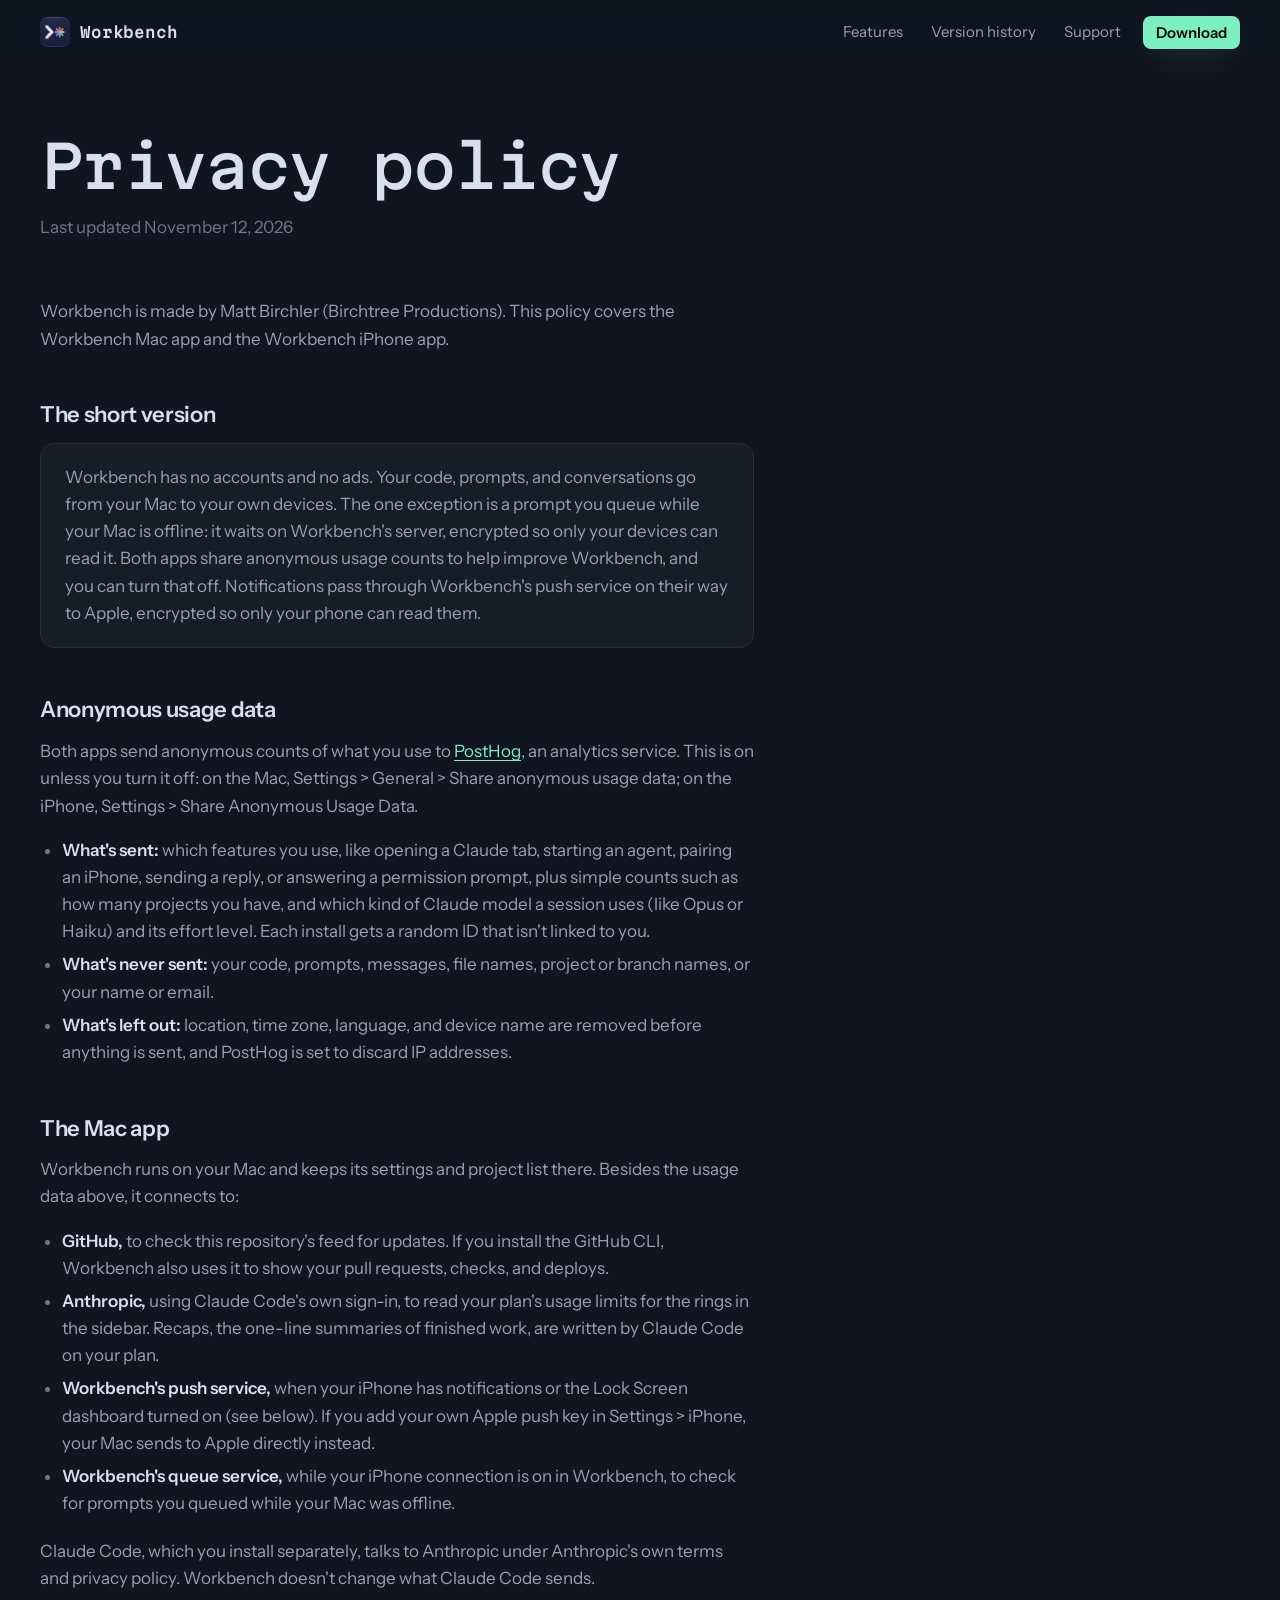
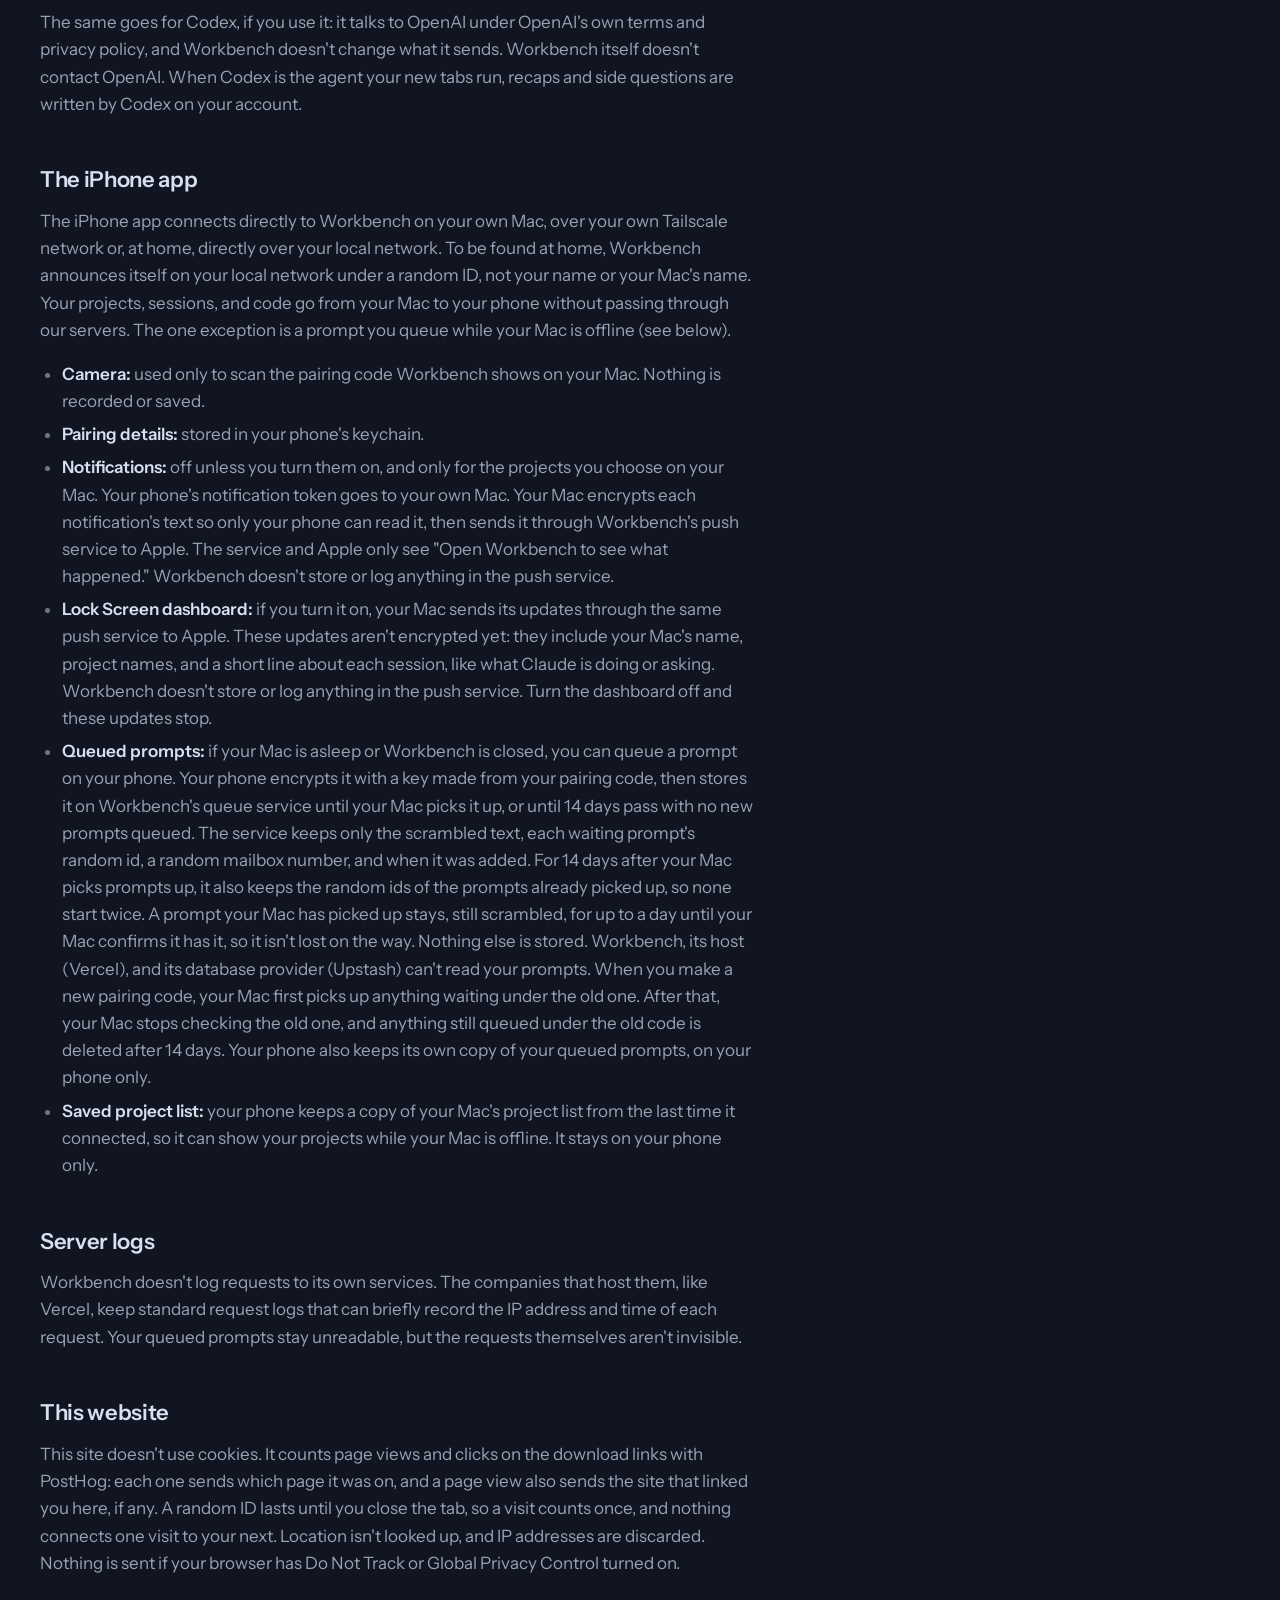
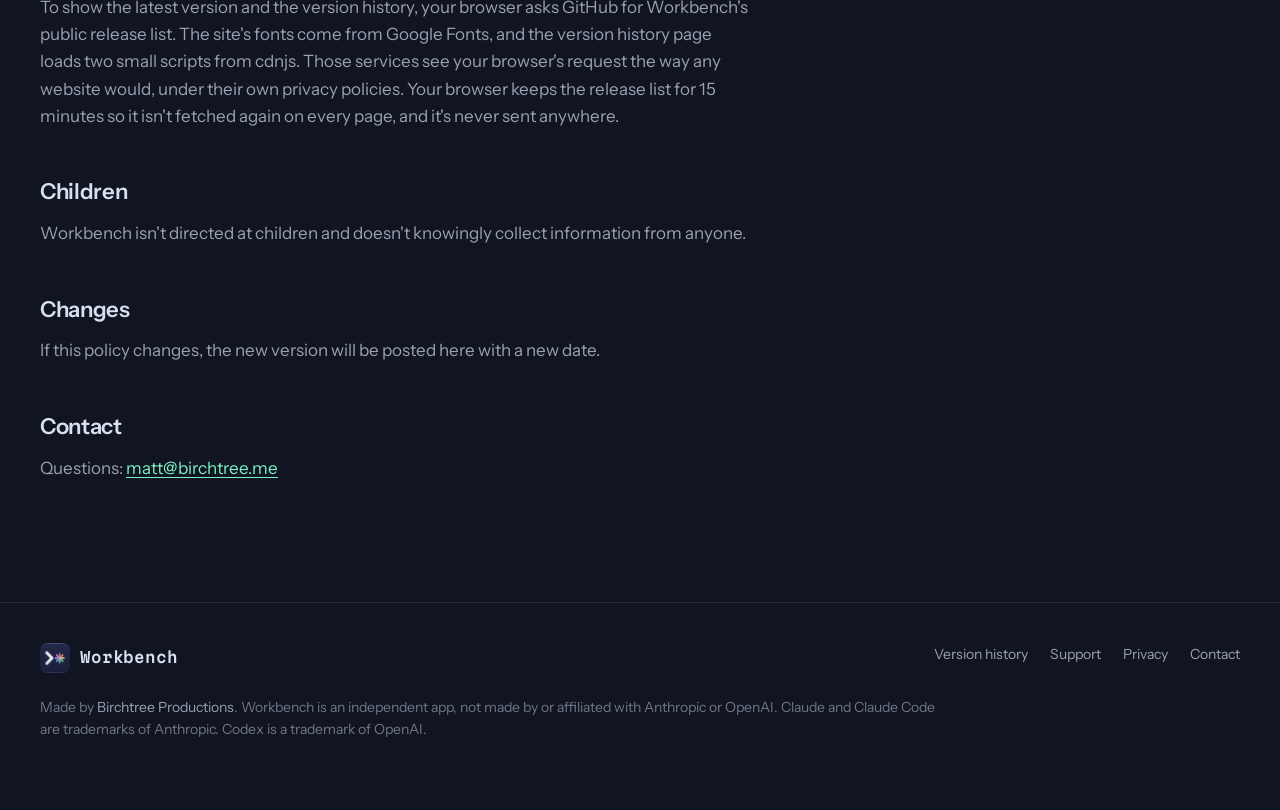
<file: privacy.html>
<!doctype html>
<html lang="en">
<head>
<meta charset="utf-8">
<meta name="viewport" content="width=device-width, initial-scale=1">
<title>Workbench Privacy Policy</title>
<meta name="description" content="What the Workbench Mac and iPhone apps collect, what they connect to, and what stays on your devices.">
<meta name="theme-color" content="#111522">
<link rel="icon" type="image/png" href="assets/img/favicon.png">
<link rel="apple-touch-icon" href="assets/img/apple-touch-icon.png">
<link rel="preconnect" href="https://fonts.googleapis.com">
<link rel="preconnect" href="https://fonts.gstatic.com" crossorigin>
<link rel="stylesheet" href="https://fonts.googleapis.com/css2?family=Instrument+Sans:wght@400;500;600&family=IBM+Plex+Mono:wght@400;500&family=Martian+Mono:wdth,wght@75..112.5,300..700&display=swap">
<link rel="stylesheet" href="assets/site.css">
<script src="assets/site.js"></script>
</head>
<body>
<a class="skip" href="#main">Skip to content</a>

<header class="site-header">
  <div class="wrap">
    <a class="brand" href="./"><img src="assets/img/app-icon.webp" alt="" width="30" height="30"><span>Workbench</span></a>
    <nav class="nav" aria-label="Main">
      <a class="nav-hide" href="./#features">Features</a>
      <a href="releases.html">Version history</a>
      <a class="nav-hide" href="support.html">Support</a>
      <a class="btn btn-primary btn-small" data-download href="https://github.com/mattbirchler/bench-releases/releases/latest/download/Workbench.dmg">Download</a>
    </nav>
  </div>
</header>

<main id="main">
  <div class="wrap page-head">
    <h1 class="display">Privacy policy</h1>
    <p>Last updated November 12, 2026</p>
  </div>

  <div class="wrap">
    <article class="prose">
      <p>Workbench is made by Matt Birchler (Birchtree Productions). This policy covers the Workbench Mac app and the Workbench iPhone app.</p>

      <h2>The short version</h2>
      <div class="short">
        <p>Workbench has no accounts and no ads. Your code, prompts, and conversations go from your Mac to your own devices. The one exception is a prompt you queue while your Mac is offline: it waits on Workbench's server, encrypted so only your devices can read it. Both apps share anonymous usage counts to help improve Workbench, and you can turn that off. Notifications pass through Workbench's push service on their way to Apple, encrypted so only your phone can read them.</p>
      </div>

      <h2>Anonymous usage data</h2>
      <p>Both apps send anonymous counts of what you use to <a href="https://posthog.com">PostHog</a>, an analytics service. This is on unless you turn it off: on the Mac, Settings &gt; General &gt; Share anonymous usage data; on the iPhone, Settings &gt; Share Anonymous Usage Data.</p>
      <ul>
        <li><strong>What's sent:</strong> which features you use, like opening a Claude tab, starting an agent, pairing an iPhone, sending a reply, or answering a permission prompt, plus simple counts such as how many projects you have, and which kind of Claude model a session uses (like Opus or Haiku) and its effort level. Each install gets a random ID that isn't linked to you.</li>
        <li><strong>What's never sent:</strong> your code, prompts, messages, file names, project or branch names, or your name or email.</li>
        <li><strong>What's left out:</strong> location, time zone, language, and device name are removed before anything is sent, and PostHog is set to discard IP addresses.</li>
      </ul>

      <h2>The Mac app</h2>
      <p>Workbench runs on your Mac and keeps its settings and project list there. Besides the usage data above, it connects to:</p>
      <ul>
        <li><strong>GitHub,</strong> to check this repository's feed for updates. If you install the GitHub CLI, Workbench also uses it to show your pull requests, checks, and deploys.</li>
        <li><strong>Anthropic,</strong> using Claude Code's own sign-in, to read your plan's usage limits for the rings in the sidebar. Recaps, the one-line summaries of finished work, are written by Claude Code on your plan.</li>
        <li><strong>Workbench's push service,</strong> when your iPhone has notifications or the Lock Screen dashboard turned on (see below). If you add your own Apple push key in Settings &gt; iPhone, your Mac sends to Apple directly instead.</li>
        <li><strong>Workbench's queue service,</strong> while your iPhone connection is on in Workbench, to check for prompts you queued while your Mac was offline.</li>
      </ul>
      <p>Claude Code, which you install separately, talks to Anthropic under Anthropic's own terms and privacy policy. Workbench doesn't change what Claude Code sends.</p>
      <p>The same goes for Codex, if you use it: it talks to OpenAI under OpenAI's own terms and privacy policy, and Workbench doesn't change what it sends. Workbench itself doesn't contact OpenAI. When Codex is the agent your new tabs run, recaps and side questions are written by Codex on your account.</p>

      <h2>The iPhone app</h2>
      <p>The iPhone app connects directly to Workbench on your own Mac, over your own Tailscale network or, at home, directly over your local network. To be found at home, Workbench announces itself on your local network under a random ID, not your name or your Mac's name. Your projects, sessions, and code go from your Mac to your phone without passing through our servers. The one exception is a prompt you queue while your Mac is offline (see below).</p>
      <ul>
        <li><strong>Camera:</strong> used only to scan the pairing code Workbench shows on your Mac. Nothing is recorded or saved.</li>
        <li><strong>Pairing details:</strong> stored in your phone's keychain.</li>
        <li><strong>Notifications:</strong> off unless you turn them on, and only for the projects you choose on your Mac. Your phone's notification token goes to your own Mac. Your Mac encrypts each notification's text so only your phone can read it, then sends it through Workbench's push service to Apple. The service and Apple only see "Open Workbench to see what happened." Workbench doesn't store or log anything in the push service.</li>
        <li><strong>Lock Screen dashboard:</strong> if you turn it on, your Mac sends its updates through the same push service to Apple. These updates aren't encrypted yet: they include your Mac's name, project names, and a short line about each session, like what Claude is doing or asking. Workbench doesn't store or log anything in the push service. Turn the dashboard off and these updates stop.</li>
        <li><strong>Queued prompts:</strong> if your Mac is asleep or Workbench is closed, you can queue a prompt on your phone. Your phone encrypts it with a key made from your pairing code, then stores it on Workbench's queue service until your Mac picks it up, or until 14 days pass with no new prompts queued. The service keeps only the scrambled text, each waiting prompt's random id, a random mailbox number, and when it was added. For 14 days after your Mac picks prompts up, it also keeps the random ids of the prompts already picked up, so none start twice. A prompt your Mac has picked up stays, still scrambled, for up to a day until your Mac confirms it has it, so it isn't lost on the way. Nothing else is stored. Workbench, its host (Vercel), and its database provider (Upstash) can't read your prompts. When you make a new pairing code, your Mac first picks up anything waiting under the old one. After that, your Mac stops checking the old one, and anything still queued under the old code is deleted after 14 days. Your phone also keeps its own copy of your queued prompts, on your phone only.</li>
        <li><strong>Saved project list:</strong> your phone keeps a copy of your Mac's project list from the last time it connected, so it can show your projects while your Mac is offline. It stays on your phone only.</li>
      </ul>

      <h2>Server logs</h2>
      <p>Workbench doesn't log requests to its own services. The companies that host them, like Vercel, keep standard request logs that can briefly record the IP address and time of each request. Your queued prompts stay unreadable, but the requests themselves aren't invisible.</p>

      <h2>This website</h2>
      <p>This site doesn't use cookies. It counts page views and clicks on the download links with PostHog: each one sends which page it was on, and a page view also sends the site that linked you here, if any. A random ID lasts until you close the tab, so a visit counts once, and nothing connects one visit to your next. Location isn't looked up, and IP addresses are discarded. Nothing is sent if your browser has Do Not Track or Global Privacy Control turned on.</p>
      <p>To show the latest version and the version history, your browser asks GitHub for Workbench's public release list. The site's fonts come from Google Fonts, and the version history page loads two small scripts from cdnjs. Those services see your browser's request the way any website would, under their own privacy policies. Your browser keeps the release list for 15 minutes so it isn't fetched again on every page, and it's never sent anywhere.</p>

      <h2>Children</h2>
      <p>Workbench isn't directed at children and doesn't knowingly collect information from anyone.</p>

      <h2>Changes</h2>
      <p>If this policy changes, the new version will be posted here with a new date.</p>

      <h2>Contact</h2>
      <p>Questions: <a href="mailto:matt@birchtree.me">matt@birchtree.me</a></p>
    </article>
  </div>
</main>

<footer class="site-footer">
  <div class="wrap">
    <a class="brand" href="./"><img src="assets/img/app-icon.webp" alt="" width="30" height="30"><span>Workbench</span></a>
    <nav aria-label="Footer">
      <a href="releases.html">Version history</a>
      <a href="support.html">Support</a>
      <a href="privacy.html" aria-current="page">Privacy</a>
      <a href="mailto:matt@birchtree.me">Contact</a>
    </nav>
    <p class="legal">Made by <a href="https://birchtree.productions">Birchtree Productions</a>. Workbench is an independent app, not made by or affiliated with Anthropic or OpenAI. Claude and Claude Code are trademarks of Anthropic. Codex is a trademark of OpenAI.</p>
  </div>
</footer>
</body>
</html>
</file>
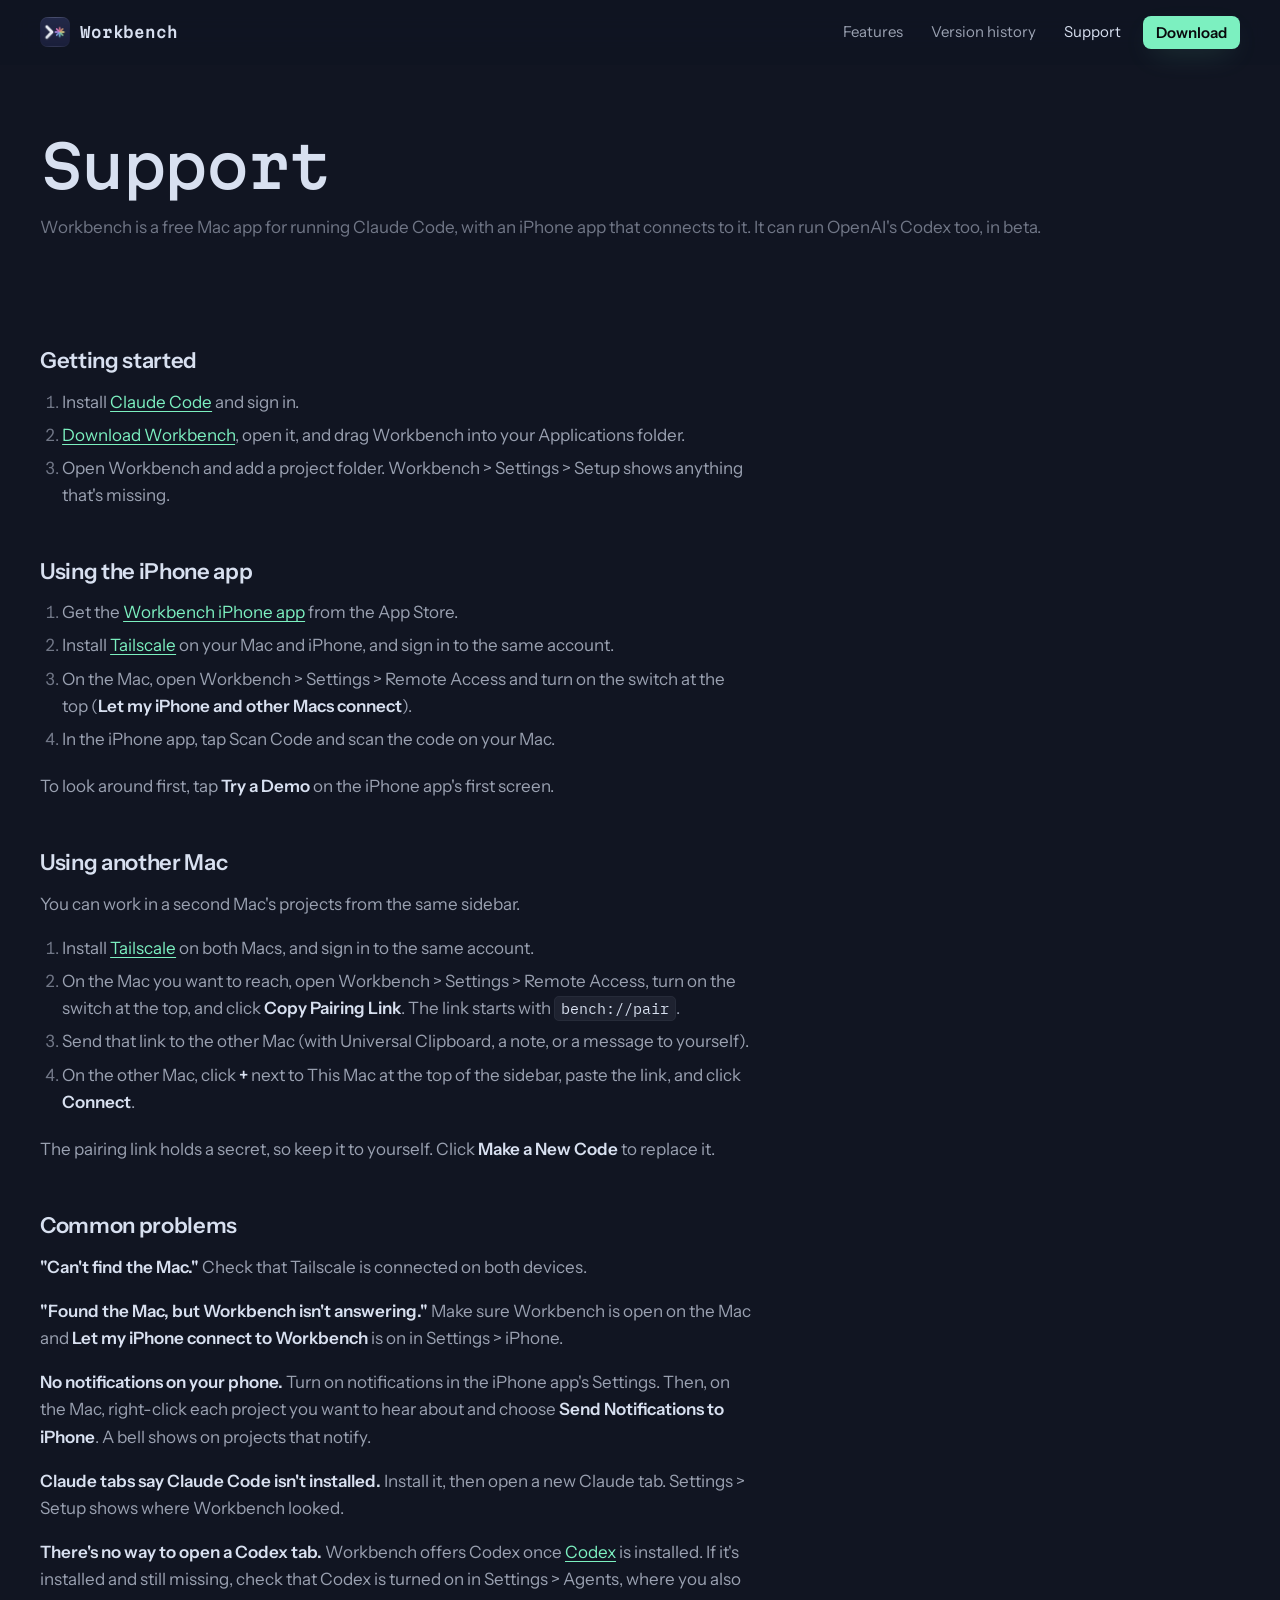
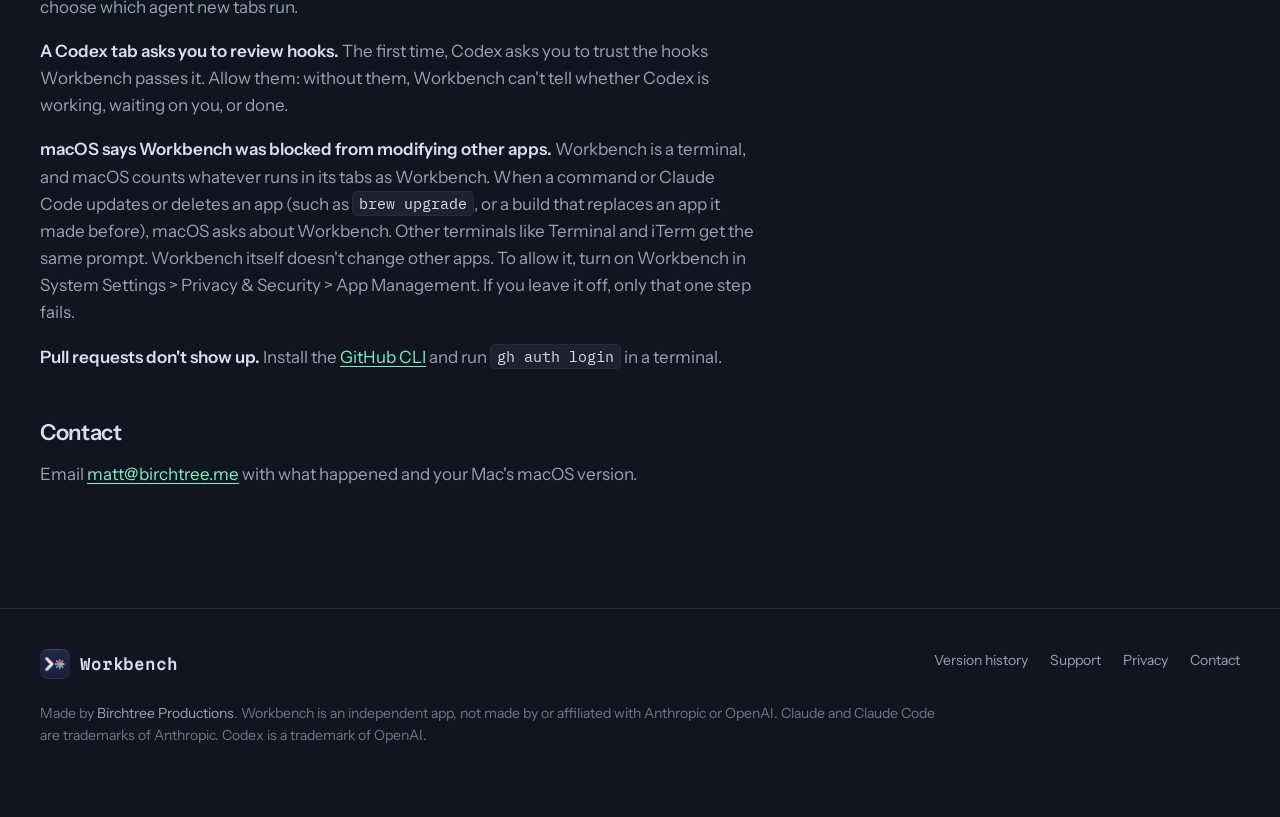
<file: support.html>
<!doctype html>
<html lang="en">
<head>
<meta charset="utf-8">
<meta name="viewport" content="width=device-width, initial-scale=1">
<title>Workbench Support</title>
<meta name="description" content="Setting up Workbench, the iPhone app, and a second Mac, plus fixes for common problems.">
<meta name="theme-color" content="#111522">
<link rel="icon" type="image/png" href="assets/img/favicon.png">
<link rel="apple-touch-icon" href="assets/img/apple-touch-icon.png">
<link rel="preconnect" href="https://fonts.googleapis.com">
<link rel="preconnect" href="https://fonts.gstatic.com" crossorigin>
<link rel="stylesheet" href="https://fonts.googleapis.com/css2?family=Instrument+Sans:wght@400;500;600&family=IBM+Plex+Mono:wght@400;500&family=Martian+Mono:wdth,wght@75..112.5,300..700&display=swap">
<link rel="stylesheet" href="assets/site.css">
<script src="assets/site.js"></script>
</head>
<body>
<a class="skip" href="#main">Skip to content</a>

<header class="site-header">
  <div class="wrap">
    <a class="brand" href="./"><img src="assets/img/app-icon.webp" alt="" width="30" height="30"><span>Workbench</span></a>
    <nav class="nav" aria-label="Main">
      <a class="nav-hide" href="./#features">Features</a>
      <a href="releases.html">Version history</a>
      <a class="nav-hide" href="support.html" aria-current="page">Support</a>
      <a class="btn btn-primary btn-small" data-download href="https://github.com/mattbirchler/bench-releases/releases/latest/download/Workbench.dmg">Download</a>
    </nav>
  </div>
</header>

<main id="main">
  <div class="wrap page-head">
    <h1 class="display">Support</h1>
    <p>Workbench is a free Mac app for running Claude Code, with an iPhone app that connects to it. It can run OpenAI's Codex too, in beta.</p>
  </div>

  <div class="wrap">
    <article class="prose">
      <h2 id="getting-started">Getting started</h2>
      <ol>
        <li>Install <a href="https://claude.com/product/claude-code">Claude Code</a> and sign in.</li>
        <li><a data-download href="https://github.com/mattbirchler/bench-releases/releases/latest/download/Workbench.dmg">Download Workbench</a>, open it, and drag Workbench into your Applications folder.</li>
        <li>Open Workbench and add a project folder. Workbench &gt; Settings &gt; Setup shows anything that's missing.</li>
      </ol>

      <h2 id="iphone">Using the iPhone app</h2>
      <ol>
        <li>Get the <a href="https://apps.apple.com/us/app/workbench-manage-your-agents/id6827762868">Workbench iPhone app</a> from the App Store.</li>
        <li>Install <a href="https://tailscale.com">Tailscale</a> on your Mac and iPhone, and sign in to the same account.</li>
        <li>On the Mac, open Workbench &gt; Settings &gt; Remote Access and turn on the switch at the top (<strong>Let my iPhone and other Macs connect</strong>).</li>
        <li>In the iPhone app, tap Scan Code and scan the code on your Mac.</li>
      </ol>
      <p>To look around first, tap <strong>Try a Demo</strong> on the iPhone app's first screen.</p>

      <h2 id="using-another-mac">Using another Mac</h2>
      <p>You can work in a second Mac's projects from the same sidebar.</p>
      <ol>
        <li>Install <a href="https://tailscale.com">Tailscale</a> on both Macs, and sign in to the same account.</li>
        <li>On the Mac you want to reach, open Workbench &gt; Settings &gt; Remote Access, turn on the switch at the top, and click <strong>Copy Pairing Link</strong>. The link starts with <code>bench://pair</code>.</li>
        <li>Send that link to the other Mac (with Universal Clipboard, a note, or a message to yourself).</li>
        <li>On the other Mac, click <strong>+</strong> next to This Mac at the top of the sidebar, paste the link, and click <strong>Connect</strong>.</li>
      </ol>
      <p>The pairing link holds a secret, so keep it to yourself. Click <strong>Make a New Code</strong> to replace it.</p>

      <h2 id="problems">Common problems</h2>
      <p><strong>"Can't find the Mac."</strong> Check that Tailscale is connected on both devices.</p>
      <p><strong>"Found the Mac, but Workbench isn't answering."</strong> Make sure Workbench is open on the Mac and <strong>Let my iPhone connect to Workbench</strong> is on in Settings &gt; iPhone.</p>
      <p><strong>No notifications on your phone.</strong> Turn on notifications in the iPhone app's Settings. Then, on the Mac, right-click each project you want to hear about and choose <strong>Send Notifications to iPhone</strong>. A bell shows on projects that notify.</p>
      <p><strong>Claude tabs say Claude Code isn't installed.</strong> Install it, then open a new Claude tab. Settings &gt; Setup shows where Workbench looked.</p>
      <p><strong>There's no way to open a Codex tab.</strong> Workbench offers Codex once <a href="https://developers.openai.com/codex/cli">Codex</a> is installed. If it's installed and still missing, check that Codex is turned on in Settings &gt; Agents, where you also choose which agent new tabs run.</p>
      <p><strong>A Codex tab asks you to review hooks.</strong> The first time, Codex asks you to trust the hooks Workbench passes it. Allow them: without them, Workbench can't tell whether Codex is working, waiting on you, or done.</p>
      <p><strong>macOS says Workbench was blocked from modifying other apps.</strong> Workbench is a terminal, and macOS counts whatever runs in its tabs as Workbench. When a command or Claude Code updates or deletes an app (such as <code>brew upgrade</code>, or a build that replaces an app it made before), macOS asks about Workbench. Other terminals like Terminal and iTerm get the same prompt. Workbench itself doesn't change other apps. To allow it, turn on Workbench in System Settings &gt; Privacy &amp; Security &gt; App Management. If you leave it off, only that one step fails.</p>
      <p><strong>Pull requests don't show up.</strong> Install the <a href="https://cli.github.com">GitHub CLI</a> and run <code>gh auth login</code> in a terminal.</p>

      <h2 id="contact">Contact</h2>
      <p>Email <a href="mailto:matt@birchtree.me">matt@birchtree.me</a> with what happened and your Mac's macOS version.</p>
    </article>
  </div>
</main>

<footer class="site-footer">
  <div class="wrap">
    <a class="brand" href="./"><img src="assets/img/app-icon.webp" alt="" width="30" height="30"><span>Workbench</span></a>
    <nav aria-label="Footer">
      <a href="releases.html">Version history</a>
      <a href="support.html" aria-current="page">Support</a>
      <a href="privacy.html">Privacy</a>
      <a href="mailto:matt@birchtree.me">Contact</a>
    </nav>
    <p class="legal">Made by <a href="https://birchtree.productions">Birchtree Productions</a>. Workbench is an independent app, not made by or affiliated with Anthropic or OpenAI. Claude and Claude Code are trademarks of Anthropic. Codex is a trademark of OpenAI.</p>
  </div>
</footer>
</body>
</html>
</file>
<file: assets/site.css>
/* Workbench website, always in Workbench's Northern Lights theme.
   The colors are its background, foreground, cursor, selection, and
   bright ANSI colors from BuiltInThemes.swift. */

:root {
  --bg: #111522;
  --fg: #D8E0F0;
  --accent: #7CF0C0;
  --sel: #283050;
  --muted: #5D6783;
  --red: #FF90A6;
  --green: #98F0BE;
  --yellow: #F4E098;
  --blue: #98BAFF;
  --magenta: #C8A6FF;
  --cyan: #8CE4F4;
  --on-accent: #08090c;

  --surface: color-mix(in oklab, var(--fg) 4%, var(--bg));
  --surface-2: color-mix(in oklab, var(--fg) 8%, var(--bg));
  --line: color-mix(in oklab, var(--fg) 13%, var(--bg));
  --line-strong: color-mix(in oklab, var(--fg) 22%, var(--bg));
  --text-2: color-mix(in oklab, var(--fg) 72%, var(--bg));
  --text-3: color-mix(in oklab, var(--fg) 52%, var(--bg));
  --glow: color-mix(in oklab, var(--accent) 22%, transparent);

  --font-display: "Martian Mono", ui-monospace, monospace;
  --font-body: "Instrument Sans", ui-sans-serif, system-ui, -apple-system, sans-serif;
  --font-code: "IBM Plex Mono", ui-monospace, "SF Mono", Menlo, monospace;

  --page: 1200px;
  --gutter: clamp(16px, 4vw, 40px);
  --theme-ease: 420ms cubic-bezier(.2, .7, .2, 1);

  color-scheme: dark;
}

*, *::before, *::after { box-sizing: border-box; }

html { -webkit-text-size-adjust: 100%; scroll-behavior: smooth; }

body {
  margin: 0;
  background: var(--bg);
  color: var(--fg);
  font: 400 17px/1.6 var(--font-body);
  -webkit-font-smoothing: antialiased;
  text-rendering: optimizeLegibility;
  overflow-x: hidden;
  transition: background-color var(--theme-ease), color var(--theme-ease);
}

img { max-width: 100%; height: auto; display: block; }
a { color: inherit; }
::selection { background: var(--sel); color: var(--fg); }

:focus-visible {
  outline: 2px solid var(--accent);
  outline-offset: 3px;
  border-radius: 6px;
}

.wrap {
  width: 100%;
  max-width: calc(var(--page) + var(--gutter) * 2);
  margin: 0 auto;
  padding: 0 var(--gutter);
}

.skip {
  position: absolute; left: 12px; top: -60px; z-index: 50;
  background: var(--accent); color: var(--on-accent);
  padding: 8px 14px; border-radius: 8px; text-decoration: none; font-weight: 600;
}
.skip:focus { top: 12px; }

/* ---------- Mark ---------- */

.mark { display: inline-block; width: 1em; height: 1em; vertical-align: -0.12em; }
.mark .chev { stroke: var(--fg); }
.mark .star { fill: var(--accent); }

.spark { width: 1em; height: 1em; display: inline-block; vertical-align: -0.14em; fill: var(--accent); flex: none; }

/* ---------- Header ---------- */

.site-header {
  position: sticky; top: 0; z-index: 20;
  background: color-mix(in oklab, var(--bg) 82%, transparent);
  backdrop-filter: saturate(1.4) blur(14px);
  -webkit-backdrop-filter: saturate(1.4) blur(14px);
  border-bottom: 1px solid transparent;
  transition: border-color 200ms, background-color var(--theme-ease);
}
.site-header.scrolled { border-bottom-color: var(--line); }

.site-header .wrap {
  display: flex; align-items: center; gap: 24px;
  height: 64px;
}

.brand {
  display: inline-flex; align-items: center; gap: 10px;
  text-decoration: none;
  font: 600 15px/1 var(--font-display);
  font-variation-settings: "wdth" 100;
  letter-spacing: -0.01em;
}
.brand img { width: 30px; height: 30px; }

.nav { display: flex; align-items: center; gap: 4px; margin-left: auto; }
.nav a {
  text-decoration: none; color: var(--text-2);
  font-size: 15px; padding: 8px 12px; border-radius: 8px;
  transition: color 150ms, background-color 150ms;
}
.nav a:hover { color: var(--fg); background: var(--surface-2); }
.nav a[aria-current="page"] { color: var(--fg); }
.nav a.btn-primary, .nav a.btn-primary:hover { color: var(--on-accent); background: var(--accent); margin-left: 6px; }

@media (max-width: 640px) {
  .nav .nav-hide { display: none; }
  .site-header .wrap { gap: 12px; }
  .brand span { display: none; }
}

/* ---------- Buttons ---------- */

.btn {
  display: inline-flex; align-items: center; gap: 10px;
  font: 600 16px/1 var(--font-body);
  text-decoration: none;
  padding: 15px 22px;
  border-radius: 12px;
  border: 1px solid transparent;
  cursor: pointer;
  transition: transform 120ms, box-shadow 200ms, background-color var(--theme-ease), color var(--theme-ease);
}
.btn:active { transform: translateY(1px); }
.btn svg { width: 18px; height: 18px; flex: none; }

.btn-primary {
  background: var(--accent);
  color: var(--on-accent);
  box-shadow: 0 0 0 0 var(--glow), 0 10px 30px -10px var(--glow);
}
.btn-primary:hover { box-shadow: 0 0 0 6px var(--glow), 0 14px 40px -10px var(--glow); }

.btn-small { padding: 9px 14px; font-size: 14px; border-radius: 9px; }

.btn-ghost {
  background: transparent; color: var(--fg);
  border-color: var(--line-strong);
}
.btn-ghost:hover { background: var(--surface-2); }

/* ---------- Type ---------- */

h1, h2, h3 { margin: 0; font-weight: 500; }

.display {
  font-family: var(--font-display);
  font-variation-settings: "wdth" 112.5;
  letter-spacing: -0.045em;
  line-height: 1.02;
  font-weight: 500;
}

h2.display {
  font-size: clamp(28px, 3.6vw, 44px);
  font-variation-settings: "wdth" 100;
  letter-spacing: -0.035em;
  line-height: 1.12;
}
h3 { font: 600 19px/1.35 var(--font-body); letter-spacing: -0.01em; }

p { margin: 0 0 1em; }
.lede { font-size: clamp(18px, 1.6vw, 21px); line-height: 1.5; color: var(--text-2); max-width: 36em; }

code, kbd, pre { font-family: var(--font-code); }
code { font-size: 0.9em; }

kbd {
  display: inline-flex; align-items: center; justify-content: center;
  min-width: 1.9em; padding: 0.15em 0.5em;
  font-size: 0.82em; font-weight: 500; line-height: 1.4;
  color: var(--fg);
  background: var(--surface-2);
  border: 1px solid var(--line-strong);
  border-bottom-width: 2px;
  border-radius: 6px;
  white-space: nowrap;
}

/* ---------- Footer ---------- */

.site-footer {
  margin-top: 120px;
  border-top: 1px solid var(--line);
  padding: 40px 0 56px;
  color: var(--text-3);
  font-size: 14px;
}
.site-footer .wrap { display: grid; gap: 24px; grid-template-columns: 1fr auto; align-items: start; }
.site-footer nav { display: flex; flex-wrap: wrap; gap: 6px 22px; }
.site-footer a { color: var(--text-2); text-decoration: none; }
.site-footer a:hover { color: var(--fg); }
.site-footer .legal { grid-column: 1 / -1; max-width: 64em; line-height: 1.55; }
.site-footer .brand { color: var(--fg); }
@media (max-width: 640px) { .site-footer .wrap { grid-template-columns: 1fr; } }

/* ---------- Prose pages (privacy, support) ---------- */

.page-head { padding-top: 72px; padding-bottom: 40px; }
.page-head h1 { font-size: clamp(34px, 5vw, 58px); }
.page-head p { margin-top: 18px; color: var(--text-3); }

.prose { max-width: 42em; font-size: 17px; }
.prose h2 {
  font: 600 22px/1.3 var(--font-body);
  letter-spacing: -0.015em;
  margin: 2.2em 0 0.6em;
}
.prose h3 { margin: 1.6em 0 0.4em; font-size: 18px; }
.prose p, .prose li { color: var(--text-2); }
.prose strong { color: var(--fg); font-weight: 600; }
.prose a { color: var(--accent); text-decoration-thickness: 1px; text-underline-offset: 3px; }
.prose ul, .prose ol { padding-left: 1.3em; margin: 0 0 1.2em; }
.prose li { margin: 0.35em 0; }
.prose li::marker { color: var(--text-3); }
.prose code {
  background: var(--surface-2); border: 1px solid var(--line);
  padding: 0.08em 0.38em; border-radius: 5px; color: var(--fg);
}
.prose .short {
  border: 1px solid var(--line);
  background: var(--surface);
  border-radius: 14px;
  padding: 20px 24px;
  margin: 0 0 1em;
}
.prose .short p:last-child { margin: 0; }

@media (prefers-reduced-motion: reduce) {
  html { scroll-behavior: auto; }
  *, *::before, *::after { animation-duration: 0.01ms !important; animation-iteration-count: 1 !important; transition-duration: 0.01ms !important; }
}
</file>
<file: assets/home.css>
/* ================= Hero ================= */

.hero { padding: clamp(48px, 7vw, 96px) 0 0; position: relative; }

.hero .wrap { position: relative; }

.hero-title {
  font-size: clamp(36px, 5.2vw, 70px);
  line-height: 1.05;
  max-width: 12em;
  text-wrap: balance;
}

.caret {
  display: inline-block;
  width: 0.52em; height: 0.86em;
  margin-left: 0.08em;
  vertical-align: -0.07em;
  background: var(--accent);
  border-radius: 0;
  animation: blink 1.1s steps(1) infinite;
  transition: background-color var(--theme-ease);
}
@keyframes blink { 50% { opacity: 0; } }

.hero .lede { margin: 28px 0 0; }

.hero-cta {
  display: flex; align-items: center; flex-wrap: wrap;
  gap: 16px 22px;
  margin-top: 36px;
}
.hero-meta { margin: 0; color: var(--text-3); font-size: 15px; max-width: 30em; line-height: 1.45; }

/* ---------- The floating icon ----------
   The app icon's own layers in CSS 3D: a squircle slab (a stack of edge
   layers for thickness), the face, then the ">" and the burst floating
   above it at different depths, so they shift against each other as it
   turns. */

.hero-grid {
  display: grid;
  grid-template-columns: minmax(0, 1fr) auto;
  gap: clamp(24px, 4vw, 64px);
  align-items: center;
}

.icon3d {
  --s: clamp(220px, 24vw, 320px);
  --depth: calc(var(--s) * 0.085);
  position: relative;
  width: calc(var(--s) * 1.25);
  height: calc(var(--s) * 1.35);
  display: grid; place-items: center;
  perspective: calc(var(--s) * 3.4);
  pointer-events: none;
}

.i3-aura {
  position: absolute; inset: 8%;
  border-radius: 50%;
  background: conic-gradient(from 200deg, #F07890, #F0A070, #E8D47C, #7CE0A8, #70D4E8, #7CA4F0, #B48CF0, #F078C8, #F07890);
  filter: blur(calc(var(--s) * 0.22));
  opacity: 0.28;
  animation: aura 18s linear infinite;
}
@keyframes aura { to { transform: rotate(360deg); } }

.i3-shadow {
  position: absolute; left: 50%; bottom: 2%;
  width: calc(var(--s) * 0.8); height: calc(var(--s) * 0.12);
  margin-left: calc(var(--s) * -0.4);
  border-radius: 50%;
  background: radial-gradient(closest-side, rgba(0, 0, 0, 0.55), transparent);
  animation: shadow 7s ease-in-out infinite alternate;
}
@keyframes shadow { to { transform: scale(0.78); opacity: 0.6; } }

.i3-float { transform-style: preserve-3d; animation: float 7s ease-in-out infinite alternate; }
@keyframes float { from { transform: translateY(calc(var(--s) * 0.03)); } to { transform: translateY(calc(var(--s) * -0.06)); } }

.i3-spin { transform-style: preserve-3d; animation: tumble 16s ease-in-out infinite; }
@keyframes tumble {
  0%, 100% { transform: rotateX(10deg) rotateY(-24deg) rotateZ(-4deg); }
  25% { transform: rotateX(-7deg) rotateY(-8deg) rotateZ(3deg); }
  50% { transform: rotateX(5deg) rotateY(20deg) rotateZ(5deg); }
  75% { transform: rotateX(15deg) rotateY(4deg) rotateZ(-3deg); }
}

.i3-obj {
  position: relative;
  width: var(--s); height: var(--s);
  transform-style: preserve-3d;
}
.i3-obj > * { position: absolute; inset: 0; border-radius: 22.4%; }

.i3-edge {
  transform: translateZ(calc(var(--depth) * var(--i) / -14));
  background: linear-gradient(160deg, #2A3260, #0B0E1C 70%);
  box-shadow: inset 0 0 0 1px rgba(160, 180, 255, 0.06);
}
.i3-edge[style="--i:14"] { box-shadow: 0 0 calc(var(--s) * 0.08) rgba(0, 0, 0, 0.5); }

.i3-face {
  background:
    radial-gradient(120% 90% at 22% 8%, #2E3868 0%, transparent 55%),
    linear-gradient(170deg, #222A52 0%, #1A203D 45%, #12172E 100%);
  box-shadow:
    inset 0 calc(var(--s) * 0.008) calc(var(--s) * 0.006) rgba(255, 255, 255, 0.22),
    inset 0 calc(var(--s) * -0.012) calc(var(--s) * 0.03) rgba(0, 0, 0, 0.45),
    inset 0 0 0 1px rgba(200, 215, 255, 0.10);
}

.i3-layer { width: 100%; height: 100%; overflow: visible; }
.i3-prompt {
  transform: translateZ(calc(var(--s) * 0.07));
  filter: drop-shadow(0 calc(var(--s) * 0.035) calc(var(--s) * 0.03) rgba(0, 0, 0, 0.45));
}
.i3-glyph {
  transform: translateZ(calc(var(--s) * 0.12));
  filter:
    drop-shadow(0 0 calc(var(--s) * 0.035) rgba(200, 160, 255, 0.45))
    drop-shadow(0 calc(var(--s) * 0.04) calc(var(--s) * 0.03) rgba(0, 0, 0, 0.4));
}
.i3-glyph path { opacity: 0.94; }

.i3-gloss {
  transform: translateZ(1px);
  background: linear-gradient(145deg, rgba(255, 255, 255, 0.13) 0%, rgba(255, 255, 255, 0.03) 38%, transparent 55%);
}

@media (max-width: 900px) {
  .hero-grid { grid-template-columns: minmax(0, 1fr); }
  .icon3d { --s: 150px; order: -1; margin: 0 0 8px -12px; }
}

@media (prefers-reduced-motion: reduce) {
  .i3-spin { animation: none; transform: rotateX(10deg) rotateY(-20deg) rotateZ(-3deg); }
  .i3-float, .i3-shadow, .i3-aura { animation: none; }
}

.stage { margin-top: clamp(48px, 6vw, 80px); }

/* ================= The live app window ================= */

.aw {
  position: relative;
  --aw-font: 13px;
  font-size: var(--aw-font);
  line-height: 1.45;
}

.aw-glow {
  position: absolute; inset: 12% 6% -6% 6%;
  background: radial-gradient(ellipse at 50% 60%, var(--glow), transparent 68%);
  filter: blur(40px);
  pointer-events: none;
  transition: background var(--theme-ease);
}

.aw-frame {
  position: relative;
  display: grid;
  grid-template-columns: 236px minmax(0, 1fr) 268px;
  height: 640px;
  background: var(--bg);
  border: 1px solid var(--line-strong);
  border-radius: 16px;
  overflow: hidden;
  box-shadow:
    0 1px 0 0 color-mix(in oklab, var(--fg) 8%, transparent) inset,
    0 40px 80px -30px rgba(0, 0, 0, 0.45),
    0 0 0 1px rgba(0, 0, 0, 0.06);
  transition: background-color var(--theme-ease), border-color var(--theme-ease);
  user-select: none;
}

.aw code, .aw pre { font-family: var(--font-code); }
.aw .spark { color: var(--accent); }
.aw .spin { animation: spin 3.2s linear infinite; }
@keyframes spin { to { transform: rotate(360deg); } }

/* Sidebar */
.aw-side {
  background: var(--surface);
  border-right: 1px solid var(--line);
  padding: 14px 12px;
  display: flex; flex-direction: column; gap: 6px;
  overflow: hidden;
}
.aw-lights { display: flex; gap: 7px; padding: 0 4px 6px; }
.aw-lights i { width: 11px; height: 11px; border-radius: 50%; background: var(--line-strong); }
.aw-row { display: flex; align-items: center; gap: 8px; }
.aw-pill { background: var(--surface-2); border: 1px solid var(--line); border-radius: 999px; padding: 3px 10px; font-weight: 600; font-size: 12px; }
.aw-plus { color: var(--text-3); width: 22px; height: 22px; display: grid; place-items: center; border: 1px solid var(--line); border-radius: 50%; }
.aw-overview { display: flex; align-items: center; gap: 10px; padding: 8px 6px; font-weight: 500; }
.aw-grid { width: 13px; height: 13px; border: 1.5px solid var(--text-2); border-radius: 3px; background: linear-gradient(var(--text-2), var(--text-2)) center / 1.5px 100% no-repeat, linear-gradient(var(--text-2), var(--text-2)) center / 100% 1.5px no-repeat; }
.aw-badge { margin-left: auto; background: var(--yellow); color: var(--bg); border-radius: 999px; font-size: 11px; font-weight: 700; min-width: 18px; height: 18px; display: grid; place-items: center; }

.aw-section { background: color-mix(in oklab, var(--fg) 3%, var(--bg)); border: 1px solid var(--line); border-radius: 12px; padding: 6px; }
.aw-label { color: var(--text-3); font-weight: 600; font-size: 11.5px; padding: 6px 6px 4px; }
.aw-recent { margin-top: 4px; }

.aw-proj {
  display: flex; gap: 9px;
  padding: 8px; border-radius: 10px;
  border: 1px solid transparent;
}
.aw-proj.is-selected { border: 1.5px solid var(--fg); background: var(--surface-2); }
.aw-proj.is-waiting { background: color-mix(in oklab, var(--yellow) 16%, var(--bg)); border-color: color-mix(in oklab, var(--yellow) 40%, var(--bg)); }
.aw-proj.is-done { background: color-mix(in oklab, var(--green) 12%, var(--bg)); border-color: color-mix(in oklab, var(--green) 32%, var(--bg)); }
.aw-proj-body { min-width: 0; flex: 1; }
.aw-proj-name { display: flex; align-items: center; justify-content: space-between; font-weight: 600; font-size: 13.5px; }
.aw-proj-name .spark { width: 12px; height: 12px; color: var(--text-2); }
.aw-proj-name .dot { width: 9px; height: 9px; border-radius: 50%; background: var(--yellow); }
.aw-proj-name .tick { width: 15px; height: 15px; color: var(--bg); background: var(--green); border-radius: 50%; padding: 2px; }
.aw-proj-line { color: var(--text-2); font-size: 12px; white-space: nowrap; overflow: hidden; text-overflow: ellipsis; }
.aw-proj-line b { font-family: var(--font-code); font-weight: 500; color: var(--fg); }
.is-waiting .aw-proj-line b { color: var(--yellow); }
.aw-sub { font-size: 11.5px; color: var(--text-2); margin-top: 3px; padding-left: 10px; position: relative; }
.aw-sub::before { content: "›"; position: absolute; left: 0; }
.aw-progress { display: flex; align-items: center; gap: 4px; margin-top: 8px; }
.aw-progress i { flex: 1; height: 3px; border-radius: 3px; background: var(--line-strong); transition: background-color 300ms; }
.aw-progress i.on { background: var(--fg); }
.aw-progress span { font-size: 11px; color: var(--text-2); margin-left: 4px; font-variant-numeric: tabular-nums; }
.aw-bubble, .aw-recap { margin-top: 6px; font-size: 11.5px; line-height: 1.4; }
.aw-bubble { background: color-mix(in oklab, var(--fg) 8%, transparent); border-radius: 8px; padding: 6px 8px; }
.aw-recap { color: var(--text-2); }
.aw-newagent { margin: 4px 2px 2px; border: 1px dashed var(--line-strong); border-radius: 9px; padding: 5px 10px; color: var(--text-2); font-size: 12px; }
.aw-mini { display: flex; align-items: center; gap: 8px; padding: 2px 6px; }
.aw-mini .aw-av { width: 20px; height: 20px; font-size: 10px; border-radius: 6px; }

.aw-av {
  width: 30px; height: 30px; border-radius: 8px; flex: none;
  display: grid; place-items: center;
  font: 700 13px/1 var(--font-body);
  color: #fff;
  background: var(--av);
  box-shadow: inset 0 0 0 1px rgba(255,255,255,.18);
}
.av-green { --av: color-mix(in oklab, var(--green) 70%, #1a3a22); }
.av-yellow { --av: color-mix(in oklab, var(--yellow) 60%, #4a2a00); }
.av-blue { --av: color-mix(in oklab, var(--blue) 65%, #1a1550); }
.av-magenta { --av: color-mix(in oklab, var(--magenta) 65%, #2a1040); }

.aw-rings {
  margin-top: auto;
  display: flex; justify-content: center; gap: 20px;
  background: var(--surface-2); border-radius: 12px; padding: 10px;
  font-size: 10.5px; color: var(--text-2);
}
.aw-rings span { display: flex; flex-direction: column; align-items: center; gap: 4px; }
.ring { width: 20px; height: 20px; border-radius: 50%; display: block; --ring: var(--line-strong);
  background: conic-gradient(var(--ring) var(--pct), var(--line) 0); mask: radial-gradient(circle, transparent 6.5px, #000 7px); -webkit-mask: radial-gradient(circle, transparent 6.5px, #000 7px); }
.r1 { --pct: 22%; --ring: var(--text-3); }
.r2 { --pct: 64%; --ring: var(--yellow); }
.r3 { --pct: 38%; --ring: var(--text-3); }

/* Main column */
.aw-main { display: flex; flex-direction: column; min-width: 0; background: var(--bg); }
.aw-tabs { display: flex; align-items: center; gap: 12px; height: 46px; padding: 0 14px; border-bottom: 1px solid var(--line); }
.aw-tab { display: inline-flex; align-items: center; gap: 7px; padding: 6px 12px; background: var(--surface-2); border-radius: 9px; font-weight: 600; }
.aw-tab .spark, .aw-newclaude .spark { width: 13px; height: 13px; }
.aw-tab .x { color: var(--text-3); margin-left: 4px; }
.aw-tabs-right { margin-left: auto; display: flex; gap: 14px; align-items: center; color: var(--text-2); font-weight: 500; }
.aw-newclaude { display: inline-flex; align-items: center; gap: 6px; }
.aw-branchpill { display: inline-flex; align-items: center; gap: 6px; background: var(--surface-2); border-radius: 8px; padding: 4px 9px; color: var(--fg); }
.aw-branchpill i { font-style: normal; width: 16px; height: 16px; border-radius: 50%; background: var(--yellow); color: var(--bg); display: grid; place-items: center; font-size: 9px; font-weight: 800; }

.aw-chat { flex: 1; min-height: 0; position: relative; overflow: hidden;
  mask-image: linear-gradient(transparent, #000 40px); -webkit-mask-image: linear-gradient(transparent, #000 40px); }
.aw-scroll {
  position: absolute; left: 0; right: 0; bottom: 0; min-height: 100%;
  padding: 14px 28px 16px 22px;
  display: flex; flex-direction: column; gap: 12px;
  transition: transform 450ms cubic-bezier(.2, .7, .2, 1);
}

.aw-msg { display: flex; gap: 12px; align-items: flex-start; }
.aw-msg .spark { width: 14px; height: 14px; margin-top: 3px; }
.aw-msg p { margin: 0; font-size: 14px; line-height: 1.5; max-width: 54em; }
.aw-tool { color: var(--text-3); padding-left: 38px; font-size: 13px; position: relative; }
.aw-tool::before { content: ""; position: absolute; left: 26px; top: 2px; bottom: 2px; width: 1px; background: var(--line-strong); }

.aw-card, .aw-cmd {
  margin-left: 26px;
  border: 1px solid var(--line);
  border-radius: 10px;
  background: var(--surface);
  overflow: hidden;
}
.aw-card-head { display: flex; align-items: center; gap: 8px; padding: 8px 12px; border-bottom: 1px solid var(--line); }
.aw-card-head .ico, .aw-cmd .ico { color: var(--blue); font-size: 13px; }
.aw-card-head code { color: var(--blue); font-size: 12.5px; }
.aw-card-head em { font-style: normal; color: var(--green); font-family: var(--font-code); font-size: 12px; }
.aw-code {
  margin: 0; padding: 6px 0;
  font-size: 12px; line-height: 1.75;
  background: color-mix(in oklab, var(--green) 9%, var(--bg));
  white-space: pre; overflow: hidden;
}
.aw-code > span { display: block; padding: 0 12px; }
.aw-code > span[hidden] { display: none; }
.aw-code > span.new { animation: lineIn 260ms ease-out; }
@keyframes lineIn { from { background: color-mix(in oklab, var(--green) 30%, transparent); } }
.aw-code i { font-style: normal; color: var(--green); display: inline-block; width: 22px; }
.aw-code k { color: var(--magenta); }
.aw-code t { color: var(--cyan); }
.aw-code v { color: var(--yellow); }
.aw-code c { color: var(--text-3); }
.aw-code z { color: var(--yellow); }
.aw-more { padding: 4px 12px 7px; color: var(--text-3); font-family: var(--font-code); font-size: 12px; }

.aw-cmd { display: flex; align-items: center; gap: 10px; padding: 9px 12px; }
.aw-cmd code { font-size: 12.5px; white-space: nowrap; overflow: hidden; text-overflow: ellipsis; flex: 1; min-width: 0; }
.aw-status { display: inline-flex; align-items: center; gap: 6px; color: var(--text-2); white-space: nowrap; }
.aw-status .spark { width: 12px; height: 12px; color: var(--text-3); }
.aw-status.ok { color: var(--green); }
.aw-status svg.check { width: 14px; height: 14px; }

[data-step].pending { display: none; }
[data-step].enter { animation: stepIn 380ms cubic-bezier(.2, .7, .2, 1); }
@keyframes stepIn { from { opacity: 0; transform: translateY(8px); } }

.aw-composer {
  margin: 0 16px 14px;
  border: 1px solid var(--line);
  background: var(--surface);
  border-radius: 14px;
  padding: 11px 14px 9px;
}
.aw-input { color: var(--text-3); font-size: 14px; }
.aw-composer-row { display: flex; align-items: center; gap: 16px; margin-top: 10px; color: var(--text-3); font-size: 12px; }
.aw-model { margin-left: auto; color: var(--text-2); }
.aw-ctx { font-family: var(--font-code); }
.aw-send { width: 22px; height: 22px; border-radius: 50%; display: grid; place-items: center; background: var(--surface-2); }

/* Right panel */
.aw-right { background: var(--surface); border-left: 1px solid var(--line); padding: 12px; overflow: hidden; }
.aw-seg { display: flex; background: var(--surface-2); border-radius: 9px; padding: 3px; font-weight: 600; font-size: 12.5px; }
.aw-seg span { flex: 1; text-align: center; padding: 4px 0; border-radius: 7px; color: var(--text-2); }
.aw-seg .on { background: var(--line-strong); color: var(--fg); }
.aw-block { padding: 14px 2px 12px; border-bottom: 1px solid var(--line); }
.aw-block:last-child { border-bottom: 0; }
.aw-head { display: flex; justify-content: space-between; align-items: center; font-weight: 600; }
.aw-head span:not(.aw-branch) { color: var(--text-3); font-weight: 500; font-variant-numeric: tabular-nums; }
.aw-head .aw-total { color: var(--green); font-family: var(--font-code); font-size: 12px; }
.aw-bar { height: 3px; border-radius: 3px; background: var(--line-strong); margin: 9px 0 10px; overflow: hidden; }
.aw-bar i { display: block; height: 100%; width: 100%; background: var(--green); transform-origin: left; transform: scaleX(var(--done, 0.4)); transition: transform 500ms cubic-bezier(.2, .7, .2, 1), background-color var(--theme-ease); }
.aw-checks { list-style: none; margin: 0; padding: 0; display: grid; gap: 7px; }
.aw-checks li { display: flex; gap: 9px; align-items: flex-start; font-size: 12.5px; }
.aw-checks b { width: 14px; height: 14px; border-radius: 50%; border: 1.5px solid var(--text-3); flex: none; margin-top: 2px; position: relative; transition: all 250ms; }
.aw-checks li.done { color: var(--text-3); text-decoration: line-through; }
.aw-checks li.done b { background: var(--green); border-color: var(--green); }
.aw-checks li.done b::after { content: ""; position: absolute; left: 3.5px; top: 1px; width: 3px; height: 6px; border: solid var(--bg); border-width: 0 1.6px 1.6px 0; transform: rotate(45deg); }
.aw-checks li.active { font-weight: 600; }
.aw-checks li.active b { border-color: var(--fg); }
.aw-checks li.active b::after { content: ""; position: absolute; inset: 2.5px; border-radius: 50%; background: var(--fg); }
.aw-checks small { display: block; font-family: var(--font-code); font-weight: 500; color: var(--text-2); font-size: 11.5px; }
.aw-branch { display: inline-flex; align-items: center; gap: 6px; font-family: var(--font-code); }
.aw-branch svg { width: 13px; height: 13px; color: var(--text-2); }
.aw-vs { display: flex; flex-wrap: wrap; gap: 6px; margin-top: 9px; font-size: 11.5px; color: var(--text-2); }
.aw-vs span { border: 1px solid var(--line); border-radius: 6px; padding: 2px 7px; }
.aw-folder { color: var(--text-3); font-size: 11.5px; margin: 10px 0 4px; }
.aw-file { display: flex; align-items: center; gap: 8px; padding: 3px 0; font-size: 12.5px; }
.aw-file span { flex: 1; min-width: 0; overflow: hidden; text-overflow: ellipsis; white-space: nowrap; }
.aw-file em { font-style: normal; color: var(--green); font-family: var(--font-code); font-size: 11.5px; }
.aw-file b { font: 700 9.5px/1 var(--font-code); width: 16px; height: 16px; display: grid; place-items: center; border-radius: 4px; border: 1px solid currentColor; }
.aw-file b.m { color: var(--yellow); }
.aw-file b.u { color: var(--green); }
[data-file].pending { display: none; }

@media (max-width: 1080px) {
  .aw-frame { grid-template-columns: 220px minmax(0, 1fr); }
  .aw-right { display: none; }
}
@media (max-width: 760px) {
  .aw-frame { grid-template-columns: minmax(0, 1fr); height: 520px; border-radius: 14px; }
  .aw-side { display: none; }
  .aw-tabs-right .aw-newclaude { display: none; }
  .aw-scroll { padding: 12px 14px 14px 10px; }
  .aw-card, .aw-cmd { margin-left: 0; }
  .aw-tool { padding-left: 26px; }
  .aw-tool::before { left: 13px; }
  .aw-msg p { font-size: 13.5px; }
  .aw-composer { margin: 0 10px 10px; }
  .aw-ctx { display: none; }
}

/* ================= Features ================= */

.feature { padding-top: clamp(96px, 12vw, 168px); }

.feature-grid {
  display: grid;
  grid-template-columns: minmax(0, 5fr) minmax(0, 7fr);
  gap: clamp(32px, 5vw, 72px);
  align-items: center;
}

.feature-text h2 { margin-bottom: 24px; text-wrap: balance; }
.feature-text p { color: var(--text-2); max-width: 34em; }
.feature-text p strong { color: var(--fg); font-weight: 600; }
.feature-text.wide { max-width: 46em; }

.feature-media { margin: 0; }
.shot { filter: drop-shadow(0 30px 50px rgba(0, 0, 0, 0.32)); }

.ticks { list-style: none; padding: 0; margin: 22px 0 0; display: grid; gap: 12px; }
.ticks li { position: relative; padding-left: 28px; color: var(--text-2); }
.ticks li::before {
  content: ""; position: absolute; left: 2px; top: 0.55em;
  width: 10px; height: 10px; border-radius: 3px;
  background: var(--accent);
  transform: rotate(45deg) scale(0.75);
}

@media (max-width: 900px) {
  .feature-grid { grid-template-columns: minmax(0, 1fr); }
}

/* Agents illustration */
.agents {
  display: grid; gap: 10px;
  padding: clamp(16px, 3vw, 28px);
  border: 1px solid var(--line);
  background: var(--surface);
  border-radius: 18px;
  font-size: 14px;
}
.agent {
  display: grid; grid-template-columns: auto minmax(0, 1fr) auto;
  gap: 12px; align-items: center;
  padding: 12px 14px;
  border-radius: 12px;
  background: var(--bg);
  border: 1px solid var(--line);
}
.agent.is-waiting { border-color: color-mix(in oklab, var(--yellow) 45%, var(--bg)); background: color-mix(in oklab, var(--yellow) 9%, var(--bg)); }
.agent-name { display: flex; align-items: center; gap: 7px; font-family: var(--font-code); font-weight: 500; }
.agent-name svg { width: 14px; height: 14px; color: var(--text-2); flex: none; }
.agent-line { color: var(--text-2); font-size: 13.5px; white-space: nowrap; overflow: hidden; text-overflow: ellipsis; }
.agent-line b { font-family: var(--font-code); font-weight: 500; color: var(--fg); }
.agent-tags { display: flex; gap: 6px; flex-wrap: wrap; justify-content: flex-end; }
.tag { display: inline-flex; align-items: center; gap: 5px; font-size: 12px; font-weight: 600; padding: 4px 9px; border-radius: 999px; white-space: nowrap; }
.tag svg { width: 12px; height: 12px; }
.tag.ok { color: var(--green); background: color-mix(in oklab, var(--green) 14%, transparent); }
.tag.work { color: var(--accent); background: color-mix(in oklab, var(--accent) 14%, transparent); }
.tag.wait { color: var(--yellow); background: color-mix(in oklab, var(--yellow) 16%, transparent); }
.agents .spark { color: currentColor; }
@media (max-width: 560px) {
  .agent { grid-template-columns: auto minmax(0, 1fr); }
  .agent-tags { grid-column: 2; justify-content: flex-start; }
}

/* Headless Mac illustration */
.remote-bar { display: flex; align-items: center; flex-wrap: wrap; gap: 8px; margin-bottom: 6px; }
.remote-pill {
  display: inline-flex; align-items: center; gap: 7px;
  padding: 5px 12px; border-radius: 999px;
  font-weight: 600; font-size: 13px;
  color: var(--text-2); border: 1px solid var(--line);
}
.remote-pill.on { color: var(--fg); background: var(--surface-2); border-color: var(--line-strong); }
.remote-pill i { width: 7px; height: 7px; border-radius: 50%; background: var(--green); box-shadow: 0 0 8px var(--green); }
.remote-note { margin-left: auto; color: var(--text-3); font-size: 13px; }
.remote .agent-name { font-family: var(--font-body); font-weight: 600; }
.inline-link { color: var(--accent); text-underline-offset: 3px; }

/* Themes */
.themes-media { margin: 48px 0 0; }
.themes-media figcaption { margin-top: 18px; color: var(--text-3); font-size: 14px; }

/* Phone */
.phone-media { margin: 48px 0 0; }
.phone-media img { width: 100%; max-width: 1100px; margin: 0 auto; filter: drop-shadow(0 30px 50px rgba(0, 0, 0, 0.3)); }
.phone-points { list-style: none; padding: 0; margin: 48px 0 0; display: grid; grid-template-columns: repeat(3, minmax(0, 1fr)); gap: 32px; }
.phone-points p { color: var(--text-2); margin: 8px 0 0; }
@media (max-width: 760px) { .phone-points { grid-template-columns: 1fr; gap: 22px; } }

/* Keyboard + shell */
.two-up { display: grid; grid-template-columns: repeat(2, minmax(0, 1fr)); gap: clamp(40px, 6vw, 88px); align-items: start; }
@media (max-width: 900px) { .two-up { grid-template-columns: minmax(0, 1fr); } }
.two-up h2 { margin-bottom: 28px; }
.keys { margin: 0; display: grid; }
.keys > div { display: grid; grid-template-columns: 76px 1fr; gap: 16px; align-items: center; padding: 13px 0; border-top: 1px solid var(--line); }
.keys > div:last-child { border-bottom: 1px solid var(--line); }
.keys dt { margin: 0; }
.keys dt kbd { font-size: 14px; }
.keys dd { margin: 0; color: var(--text-2); }
.muted-p { color: var(--text-2); }
.muted-p code { background: var(--surface-2); padding: 0.1em 0.4em; border-radius: 5px; color: var(--fg); }

.term {
  margin-top: 24px;
  border: 1px solid var(--line-strong);
  border-radius: 14px;
  background: color-mix(in oklab, var(--fg) 2%, var(--bg));
  overflow: hidden;
  box-shadow: 0 30px 60px -30px rgba(0, 0, 0, 0.4);
}
.term-bar { display: flex; align-items: center; gap: 7px; padding: 11px 14px; border-bottom: 1px solid var(--line); }
.term-bar i { width: 11px; height: 11px; border-radius: 50%; background: var(--line-strong); }
.term-bar span { margin-left: auto; margin-right: auto; color: var(--text-3); font-size: 12px; transform: translateX(-20px); }
.term pre { margin: 0; padding: 18px 20px 22px; font-size: 14px; line-height: 1.75; overflow-x: auto; }
.term .p { color: var(--accent); }
.term .s { color: var(--yellow); }
.term .o { color: var(--text-3); }
.term-caret { display: inline-block; width: 0.6em; height: 1.15em; vertical-align: -0.2em; background: var(--fg); opacity: .7; margin-left: 4px; animation: blink 1.1s steps(1) infinite; }

/* Small things */
.small-things-title { margin-bottom: 40px; }
.small-things {
  list-style: none; margin: 0; padding: 0;
  display: grid; grid-template-columns: repeat(3, minmax(0, 1fr));
  border-top: 1px solid var(--line);
}
.small-things li { padding: 26px 28px 26px 0; border-bottom: 1px solid var(--line); }
.small-things li:not(:nth-child(3n + 1)) { padding-left: 28px; border-left: 1px solid var(--line); }
.small-things p { color: var(--text-2); margin: 8px 0 0; font-size: 16px; }
@media (max-width: 900px) {
  .small-things { grid-template-columns: 1fr 1fr; }
  .small-things li, .small-things li:not(:nth-child(3n + 1)) { padding: 22px 22px 22px 0; border-left: 0; }
  .small-things li:nth-child(even) { padding-left: 22px; border-left: 1px solid var(--line); }
}
@media (max-width: 560px) {
  .small-things { grid-template-columns: 1fr; }
  .small-things li:nth-child(even) { padding-left: 0; border-left: 0; }
}

/* What's new */
.release-card {
  display: grid; grid-template-columns: minmax(0, 1fr) minmax(0, 1.3fr) auto;
  gap: 28px 48px; align-items: center;
  padding: clamp(24px, 4vw, 44px);
  border: 1px solid var(--line);
  border-radius: 20px;
  background:
    radial-gradient(ellipse 60% 120% at 0% 0%, color-mix(in oklab, var(--accent) 10%, transparent), transparent 70%),
    var(--surface);
}
.release-card h2 { font-size: clamp(26px, 3.2vw, 38px); }
.release-date { margin: 10px 0 0; color: var(--text-3); }
.release-heads { list-style: none; margin: 0; padding: 0; display: grid; gap: 8px; }
.release-heads li { display: flex; gap: 10px; align-items: baseline; }
.release-heads li::before { content: "+"; color: var(--green); font-family: var(--font-code); font-weight: 500; }
@media (max-width: 900px) { .release-card { grid-template-columns: minmax(0, 1fr); } .release-card .btn { justify-self: start; } }

/* Install */
.steps { list-style: none; counter-reset: step; margin: 0 0 32px; padding: 0; display: grid; gap: 18px; }
.steps li { counter-increment: step; display: grid; grid-template-columns: 40px 1fr; gap: 12px; align-items: baseline; color: var(--text-2); }
.steps li::before {
  content: counter(step);
  font: 500 15px/1 var(--font-display);
  color: var(--accent);
  border: 1px solid var(--line-strong);
  border-radius: 8px;
  width: 32px; height: 32px; display: grid; place-items: center;
  transform: translateY(6px);
}
.fine { margin-top: 16px; color: var(--text-3); font-size: 14px; }
.reqs { border: 1px solid var(--line); border-radius: 18px; padding: clamp(22px, 3vw, 32px); background: var(--surface); }
.reqs h3 { font-size: 16px; margin: 0 0 10px; }
.reqs ul { margin: 0 0 24px; padding-left: 1.1em; color: var(--text-2); display: grid; gap: 6px; }
.reqs ul:last-child { margin-bottom: 0; }
.reqs a { color: var(--accent); text-underline-offset: 3px; }
.phone-cta { margin-top: 28px; }
</file>
